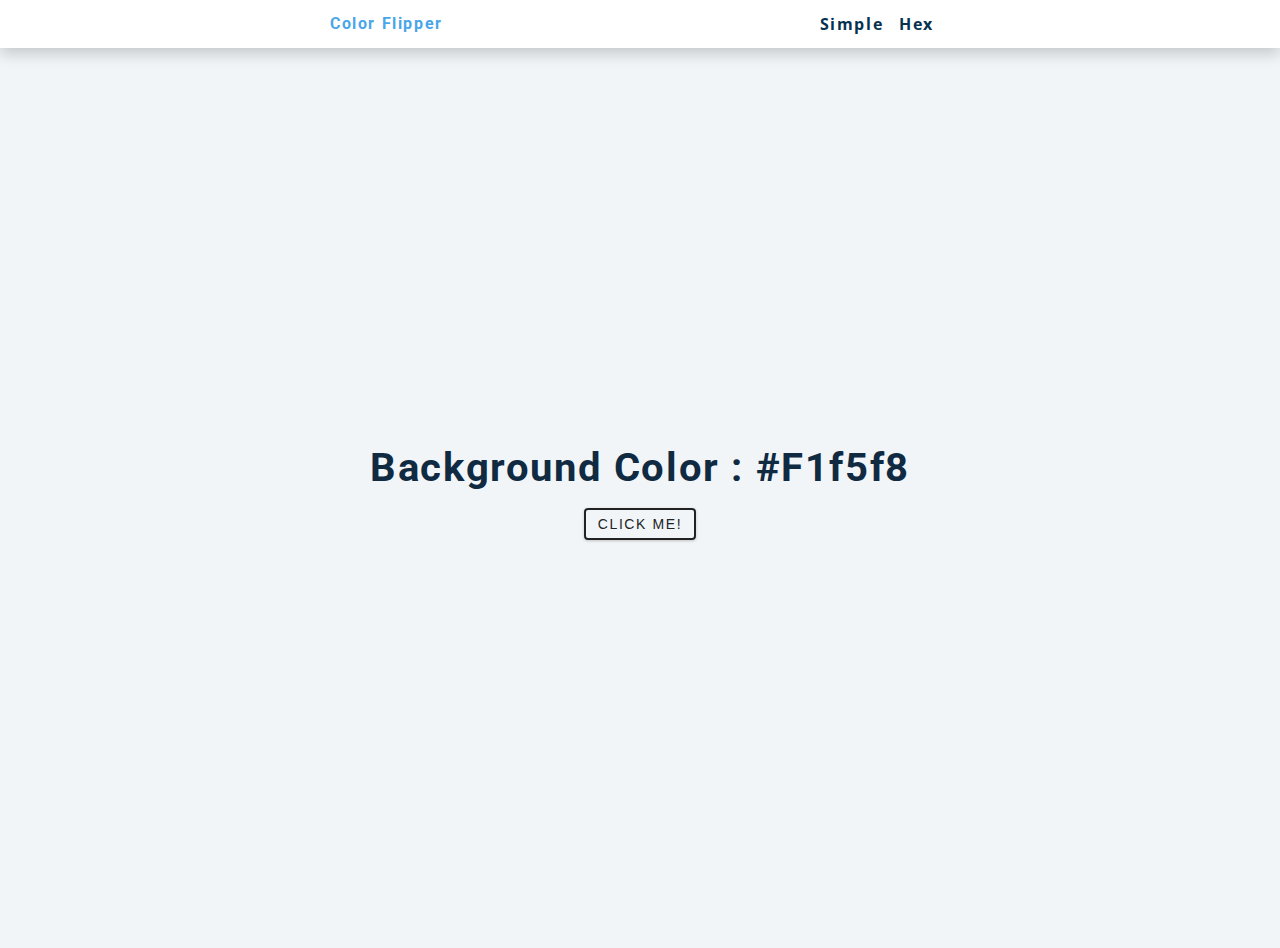
<file: color-flipper/index.html>
<!DOCTYPE html>
<html lang="en">

<head>
    <meta charset="UTF-8" />
    <meta name="viewport" content="width=device-width, initial-scale=1.0" />
    <title>Counter</title>

    <!-- styles -->
    <link rel="stylesheet" href="style.css" />
</head>

<body>
    <nav>
        <div class="nav-center">
            <h4>Color Flipper</h4>
            <ul class="nav-links">
                <li>
                    <a href="index.html">Simple</a>
                </li>
                <li><a href="hex.html">Hex</a></li>
            </ul>
        </div>
    </nav>
    <main>
        <div class="container">
            <h2>
                Background Color :
                <span class="color">
                    #f1f5f8
                </span>
            </h2>
            <button class="btn btn-hero" id="btn">Click Me!</button>
        </div>
    </main>
    <!-- javascript -->
    <script src="app.js"></script>
</body>

</html>
</file>
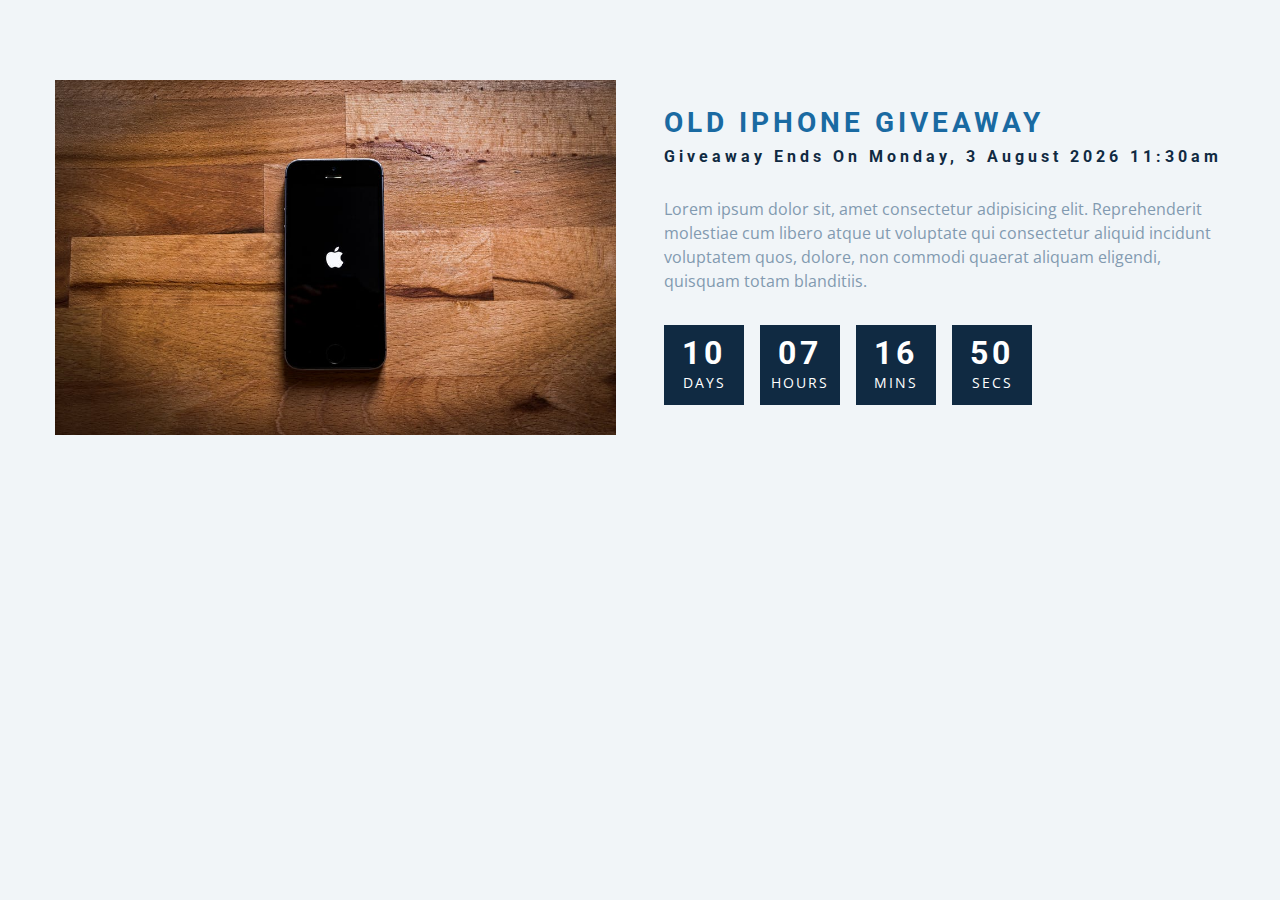
<file: coundown/index.html>
<!DOCTYPE html>
<html lang="en">
  <head>
    <meta charset="UTF-8" />
    <meta name="viewport" content="width=device-width, initial-scale=1.0" />
    <title>Countdown</title>

    <!-- styles -->
    <link rel="stylesheet" href="styles.css" />
  </head>
  <body>
    <section class="section-center">
      <!-- image -->
      <article class="gift-img">
        <img src="./gift.jpeg" alt="gift" />
      </article>
      <!-- info -->
      <article class="gift-info">
        <h3>old iphone giveaway</h3>
        <h4 class="giveaway">
          <!-- giveaway ends on Sunday, 24 April 2020, 8:00am -->
        </h4>
        <p>
          Lorem ipsum dolor sit, amet consectetur adipisicing elit.
          Reprehenderit molestiae cum libero atque ut voluptate qui consectetur
          aliquid incidunt voluptatem quos, dolore, non commodi quaerat aliquam
          eligendi, quisquam totam blanditiis.
        </p>
        <div class="deadline">
          <!-- days -->
          <div class="deadline-format">
            <div>
              <h4 class="days">34</h4>
              <span>days</span>
            </div>
          </div>
          <!-- end of days -->
          <!-- days -->
          <div class="deadline-format">
            <div>
              <h4 class="hours">34</h4>
              <span>hours</span>
            </div>
          </div>
          <!-- end of days -->
          <!-- minutes -->
          <div class="deadline-format">
            <div>
              <h4 class="minutes">34</h4>
              <span>mins</span>
            </div>
          </div>
          <!-- end of days -->
          <!-- minutes -->
          <div class="deadline-format">
            <div>
              <h4 class="seconds">34</h4>
              <span>secs</span>
            </div>
          </div>
          <!-- end of days -->
        </div>
      </article>
    </section>
    <!-- javascript -->
    <script src="app.js"></script>
  </body>
</html>
</file>
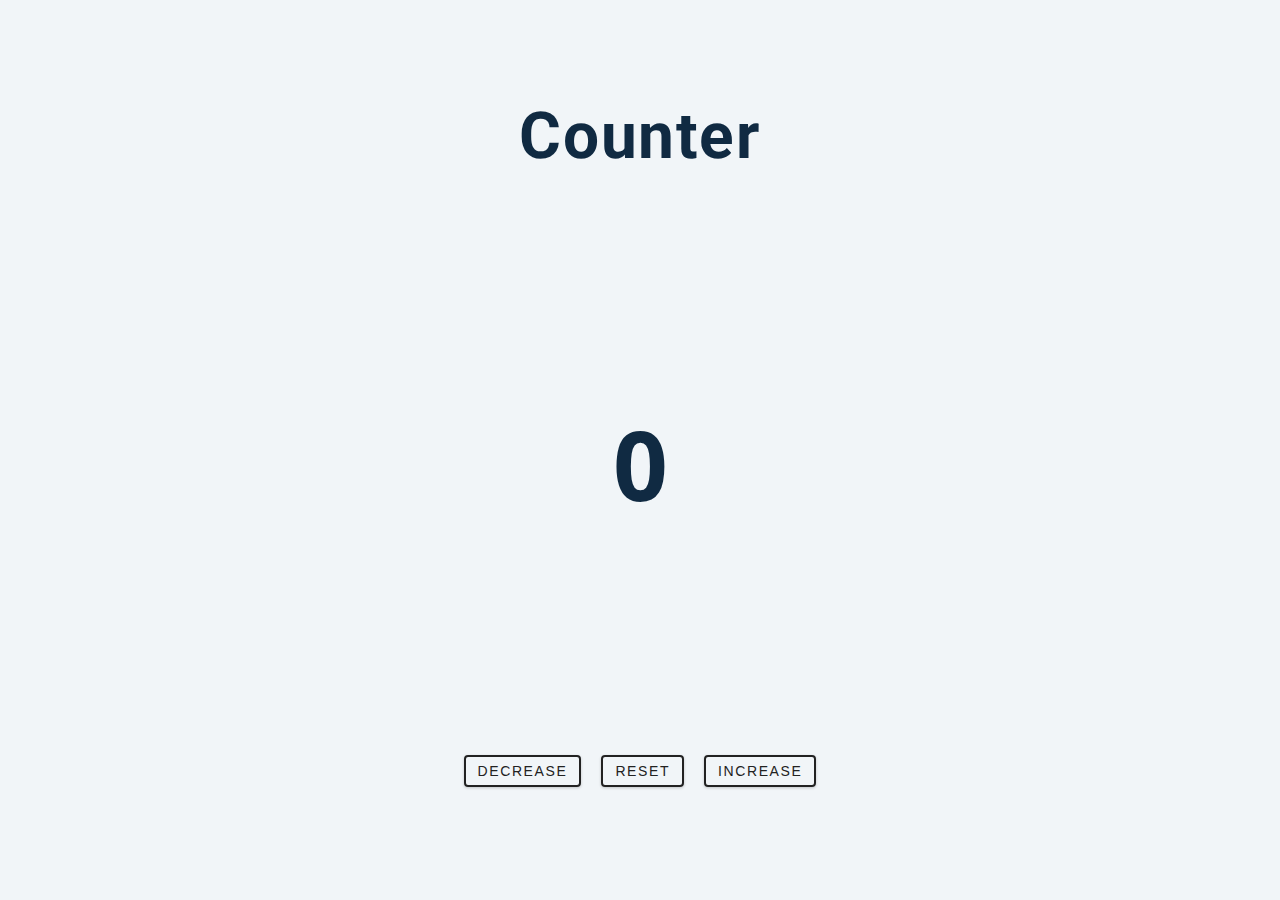
<file: Counter/index.html>
<!DOCTYPE html>
<html lang="en">

<head>
    <meta charset="UTF-8" />
    <meta name="viewport" content="width=device-width, initial-scale=1.0" />
    <title>Counter</title>

    <!-- styles -->
    <link rel="stylesheet" href="styles.css" />
</head>

<body>
    <main>
        <div class="container">
            <h1>counter</h1>
        </div>
        <span id="value">0</span>
        <div class="button-container">
            <button class="btn decrease">Decrease</button>
            <button class="btn reset">Reset</button>
            <button class="btn increase">Increase</button>
        </div>
    </main>
    <!-- javascript -->
    <script src="app.js"></script>
</body>

</html>
</file>
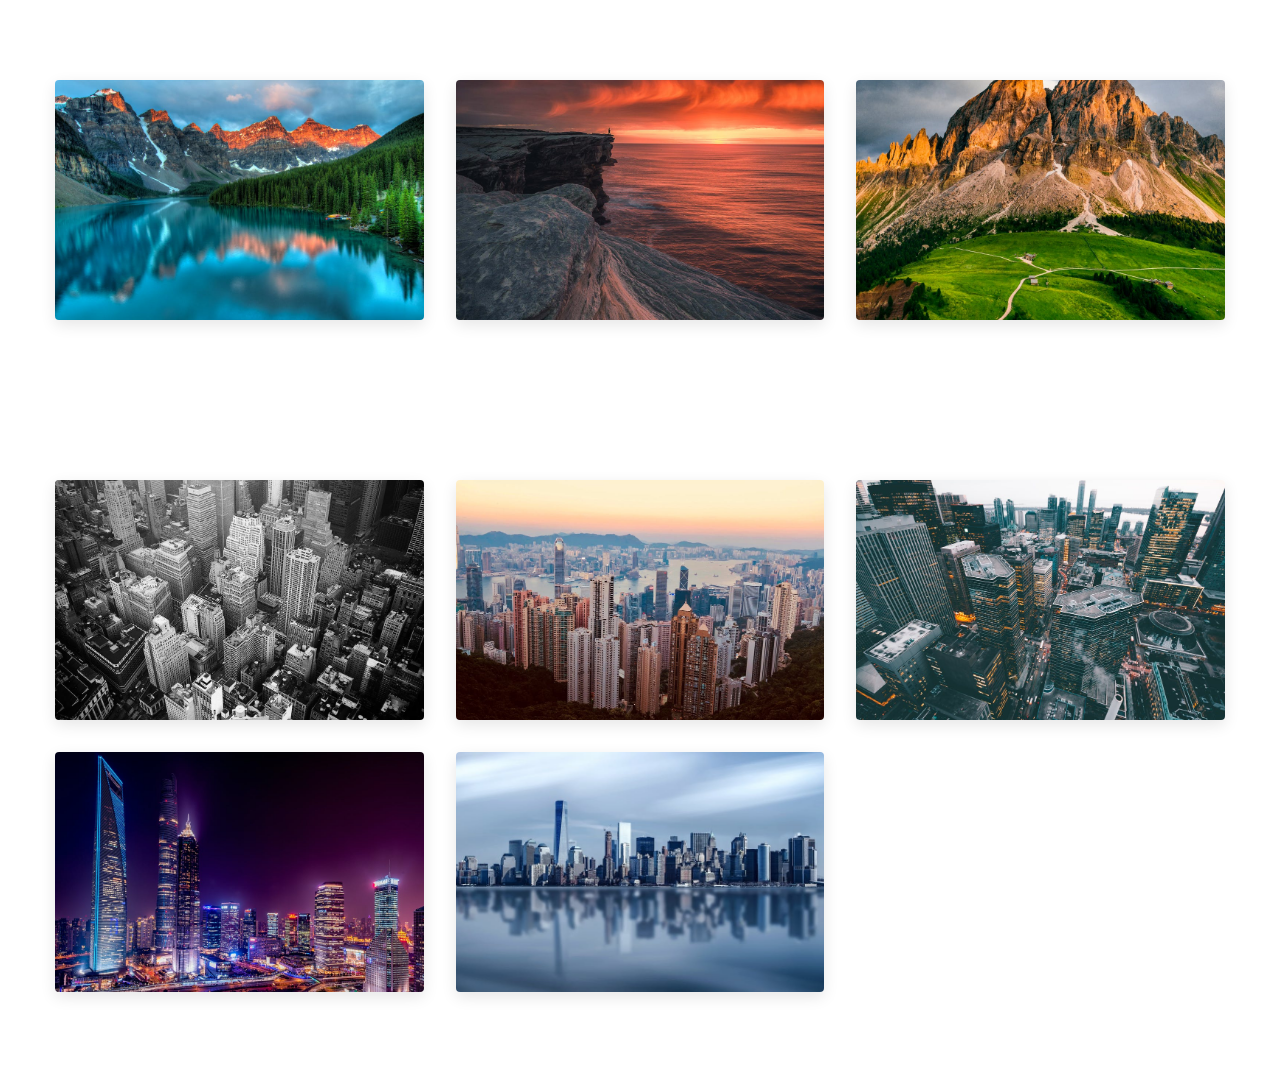
<file: gallery/index.html>
<!DOCTYPE html>
<html lang="en">
  <head>
    <meta charset="UTF-8" />
    <meta name="viewport" content="width=device-width, initial-scale=1.0" />
    <title>Gallery</title>
    <!-- font-awesome -->
    <link
      rel="stylesheet"
      href="https://cdnjs.cloudflare.com/ajax/libs/font-awesome/5.14.0/css/all.min.css"
    />
    <!-- styles -->
    <link rel="stylesheet" href="styles.css" />
  </head>
  <body>
    <!-- nature -->
    <section class="section nature">
      <img
        src="./images/nature-1.jpeg"
        title="nature-1"
        class="img"
        data-id="1"
        alt="nature-1"
      />
      <img
        src="./images/nature-2.jpeg"
        title="nature-2"
        class="img"
        data-id="2"
        alt="nature-2"
      />
      <img
        src="./images/nature-3.jpeg"
        title="nature-3"
        class="img"
        data-id="3"
        alt="nature-3"
      />
    </section>
    <!-- city -->
    <section class="section city">
      <img
        src="./images/city-1.jpeg"
        title="city-1"
        data-id="1"
        class="img"
        alt="city-1"
      />
      <img
        src="./images/city-2.jpeg"
        title="city-2"
        data-id="2"
        class="img"
        alt="city-2"
      />
      <img
        src="./images/city-3.jpeg"
        title="city-3"
        data-id="3"
        class="img"
        alt="city-3"
      />
      <img
        src="./images/city-4.jpeg"
        title="city-4"
        data-id="4"
        class="img"
        alt="city-4"
      />
      <img
        src="./images/city-5.jpeg"
        title="city-5"
        data-id="5"
        class="img"
        alt="city-5"
      />
    </section>

    <!-- modal -->
    <div class="modal">
      <button class="close-btn">
        <i class="fas fa-times"></i>
      </button>
      <div class="modal-content">
        <!-- prev next buttons -->
        <button class="prev-btn">
          <i class="fas fa-chevron-left"></i>
        </button>
        <button class="next-btn">
          <i class="fas fa-chevron-right"></i>
        </button>
        <!-- content -->
        <img src="./images/city-1.jpeg" class="main-img" alt="" />
        <h3 class="image-name">image name</h3>
        <div class="modal-images">
          <img
            src="./images/city-1.jpeg"
            title="city-1"
            id="1"
            class="modal-img"
            alt=""
          />
          <img
            src="./images/city-2.jpeg"
            title="city-2"
            id="2"
            class="modal-img selected"
            alt=""
          />
        </div>
      </div>
    </div>
    <script src="app-class.js"></script>
  </body>
</html>
</file>
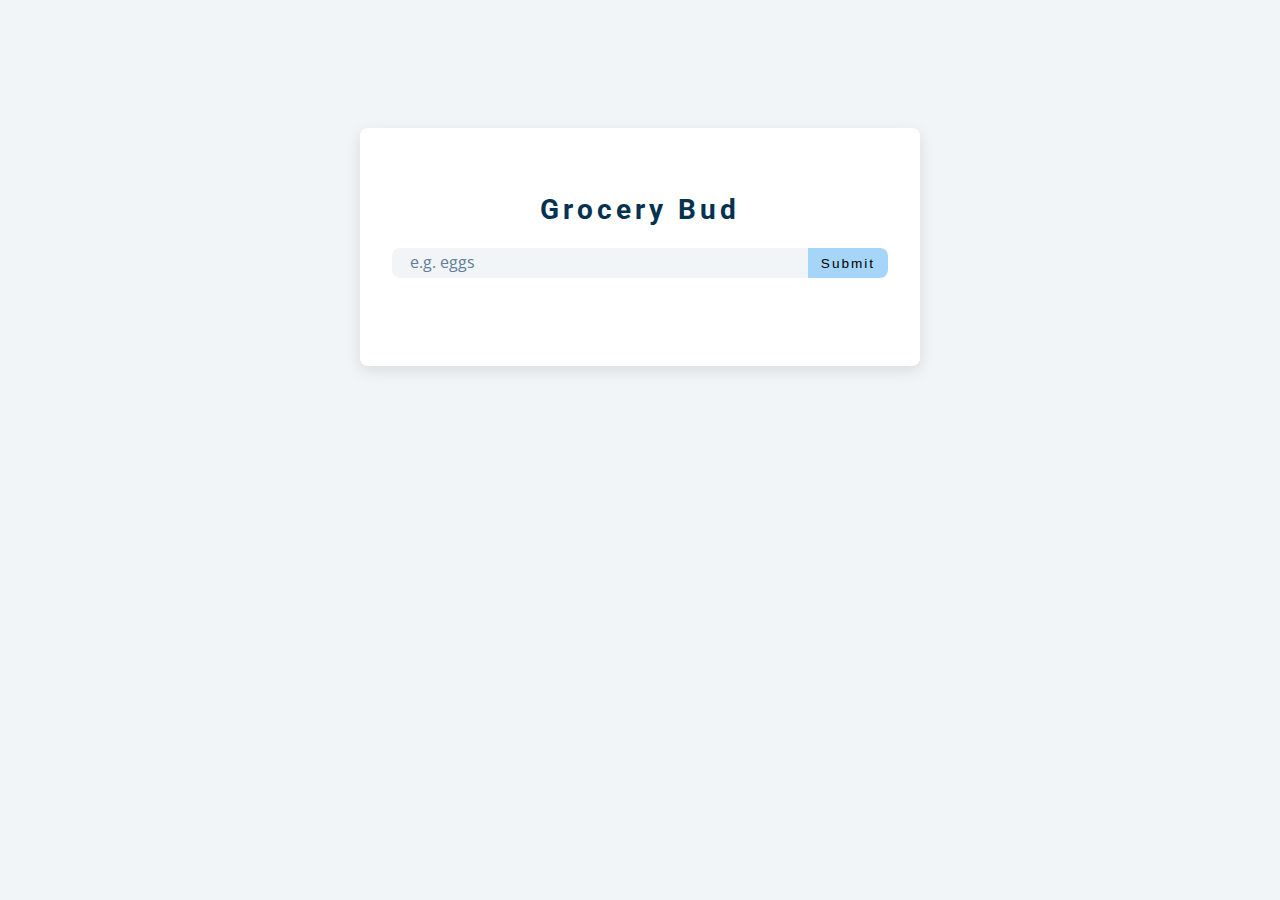
<file: grocery bud/index.html>
<!DOCTYPE html>
<html lang="en">
  <head>
    <meta charset="UTF-8" />
    <meta name="viewport" content="width=device-width, initial-scale=1.0" />
    <title>Grocery Bud</title>
    <!-- font-awesome -->
    <link
      rel="stylesheet"
      href="https://cdnjs.cloudflare.com/ajax/libs/font-awesome/5.14.0/css/all.min.css"
    />
    <!-- styles -->
    <link rel="stylesheet" href="styles.css" />
  </head>
  <body>
    <section class="section-center">
      <!-- form -->
      <form class="grocery-form">
        <p class="alert"></p>
        <h3>grocery bud</h3>
        <div class="form-control">
          <input type="text" id="grocery" placeholder="e.g. eggs" />
          <button type="submit" class="submit-btn">submit</button>
        </div>
      </form>
      <!-- list -->
      <div class="grocery-container">
        <div class="grocery-list"></div>
        <button class="clear-btn">clear items</button>
      </div>
    </section>
    <!-- javascript -->
    <script src="app.js"></script>
  </body>
</html>
</file>
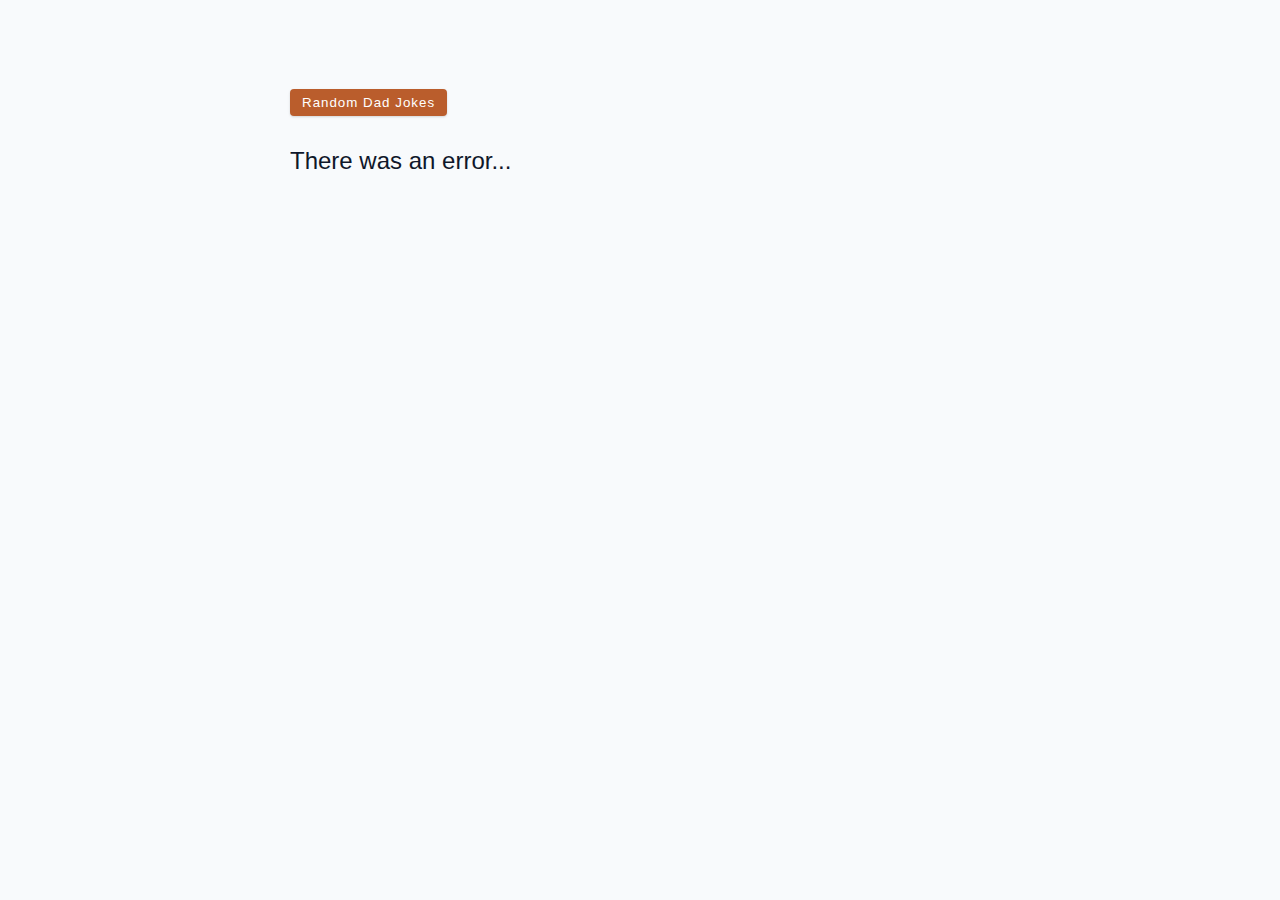
<file: jokes/index.html>
<!DOCTYPE html>
<html lang="en">
  <head>
    <meta charset="UTF-8" />
    <meta http-equiv="X-UA-Compatible" content="IE=edge" />
    <meta name="viewport" content="width=device-width, initial-scale=1.0" />
    <title>Dad Jokes</title>
    <link rel="stylesheet" href="./styles.css" />
  </head>
  <body>
    <div class="container">
      <button class="btn">random dad jokes</button>
      <p class="result">
        Lorem, ipsum dolor sit amet consectetur adipisicing elit. Exercitationem
        unde quibusdam quia ex asperiores consectetur quis maxime corporis
        suscipit expedita.
      </p>
    </div>
    <script src="./app.js"></script>
  </body>
</html>
</file>
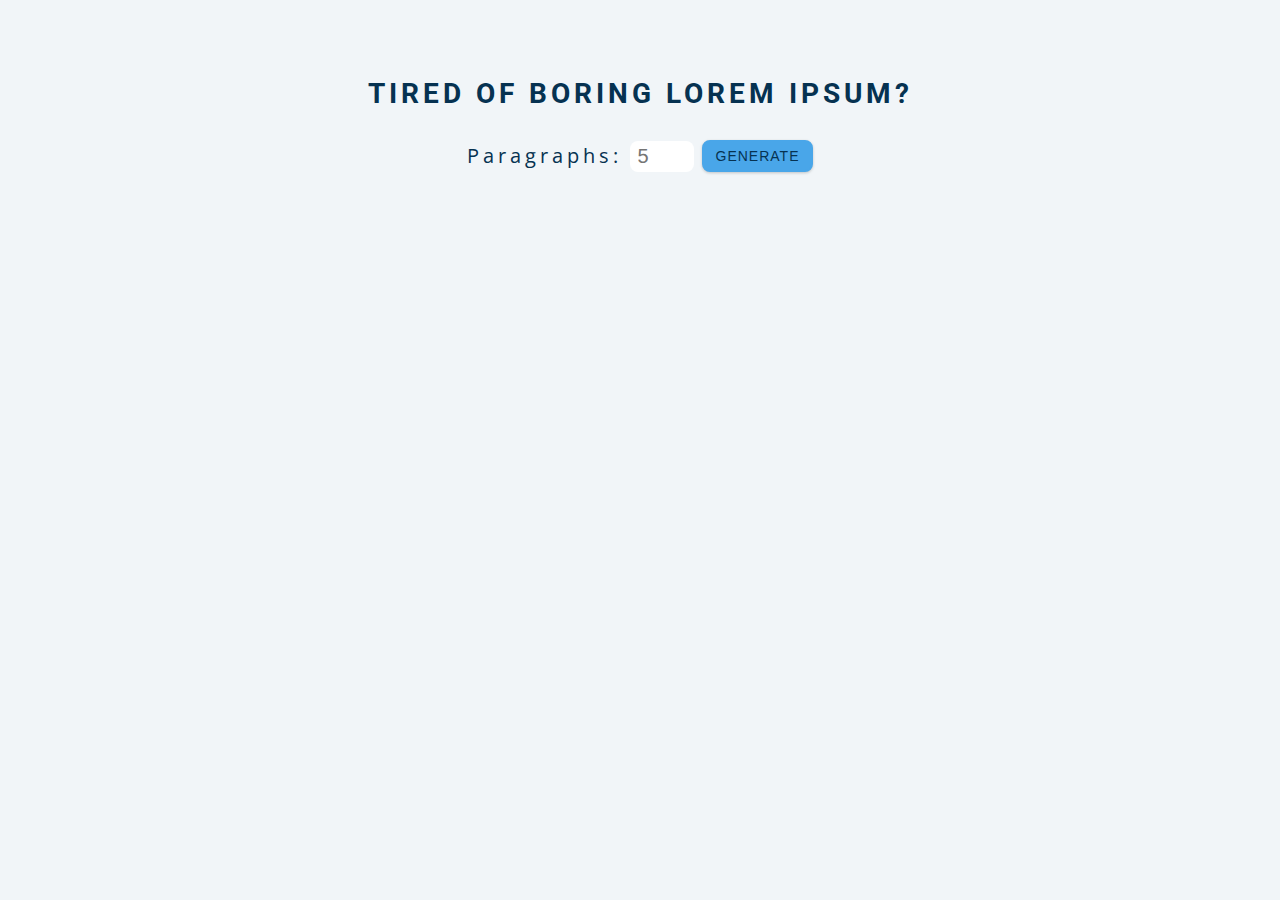
<file: lorem ipsum random para/index.html>
<!DOCTYPE html>
<html lang="en">
  <head>
    <meta charset="UTF-8" />
    <meta name="viewport" content="width=device-width, initial-scale=1.0" />
    <title>Lorem Ipsum</title>

    <!-- styles -->
    <link rel="stylesheet" href="styles.css" />
  </head>
  <body>
    <section class="section-center">
      <h3>tired of boring lorem ipsum?</h3>
      <form class="lorem-form">
        <label for="amount">paragraphs:</label>
        <input type="number"  name="amount" id="amount" placeholder="5">
        <button type="submit" class="btn">Generate</button>
      </form>
      <article class="lorem-text"></article>
    </section>
    <!-- javascript -->
    <script src="app.js"></script>
  </body>
</html>
</file>
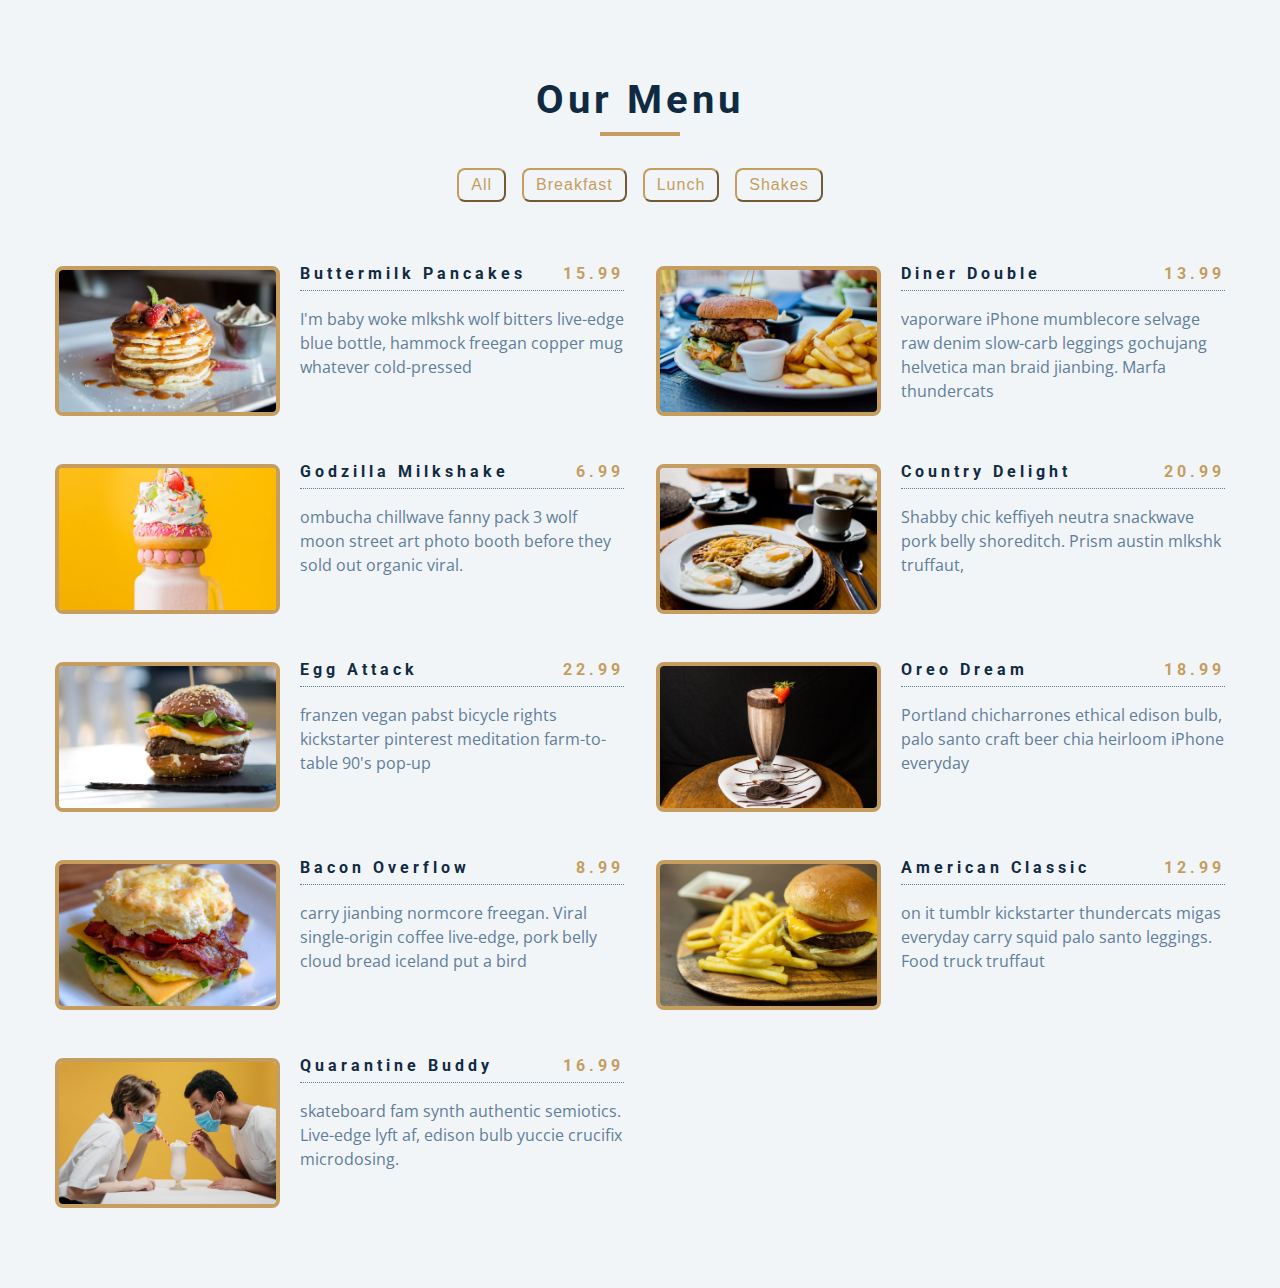
<file: Menu project/index.html>
<!DOCTYPE html>
<html lang="en">

<head>
  <meta charset="UTF-8" />
  <meta name="viewport" content="width=device-width, initial-scale=1.0" />
  <title>Starter</title>
  <!-- font-awesome -->
  <link rel="stylesheet" href="https://cdnjs.cloudflare.com/ajax/libs/font-awesome/5.14.0/css/all.min.css" />
  <!-- styles -->
  <link rel="stylesheet" href="styles.css" />
</head>

<body>
  <section class="menu">
    <!-- title -->
    <div class="title">
      <h2>Our Menu</h2>
      <div class="underline"></div>
    </div>
    <!-- filter buttons-->
     <div class="btn-container">
      <!-- <button class="filter-btn" type="button" data-id = "all">all</button>
      <button class="filter-btn" type="button" data-id = "breakfast" >breakfast</button>
      <button class="filter-btn" type="button" data-id = "lunch">lunch</button>
      <button class="filter-btn" type="button" data-id = "shakes">shakes</button> -->
     </div>
    <!-- menu items -->
    <div class="section-center">
      <!-- single item -->
      <!-- <article class="menu-item">
        <img src="menu-item.jpeg" alt="menu-item" class="photo">
        <div class="item-info">
          <header>
            <h4>Buttermilk Pancakes</h4>
            <h4 class="price">$15</h4>
          </header>
          <p class="item-text">
            Lorem, ipsum dolor sit amet consectetur adipisicing elit. Eos optio recusandae minima mollitia saepe dolorum vel sint adipisci quae libero!
          </p>

        </div>
      </article> -->
      <!-- end of single iten -->
    </div>
  </section>
  <!-- javascript -->
  <script src="app.js"></script>
</body>

</html>
</file>
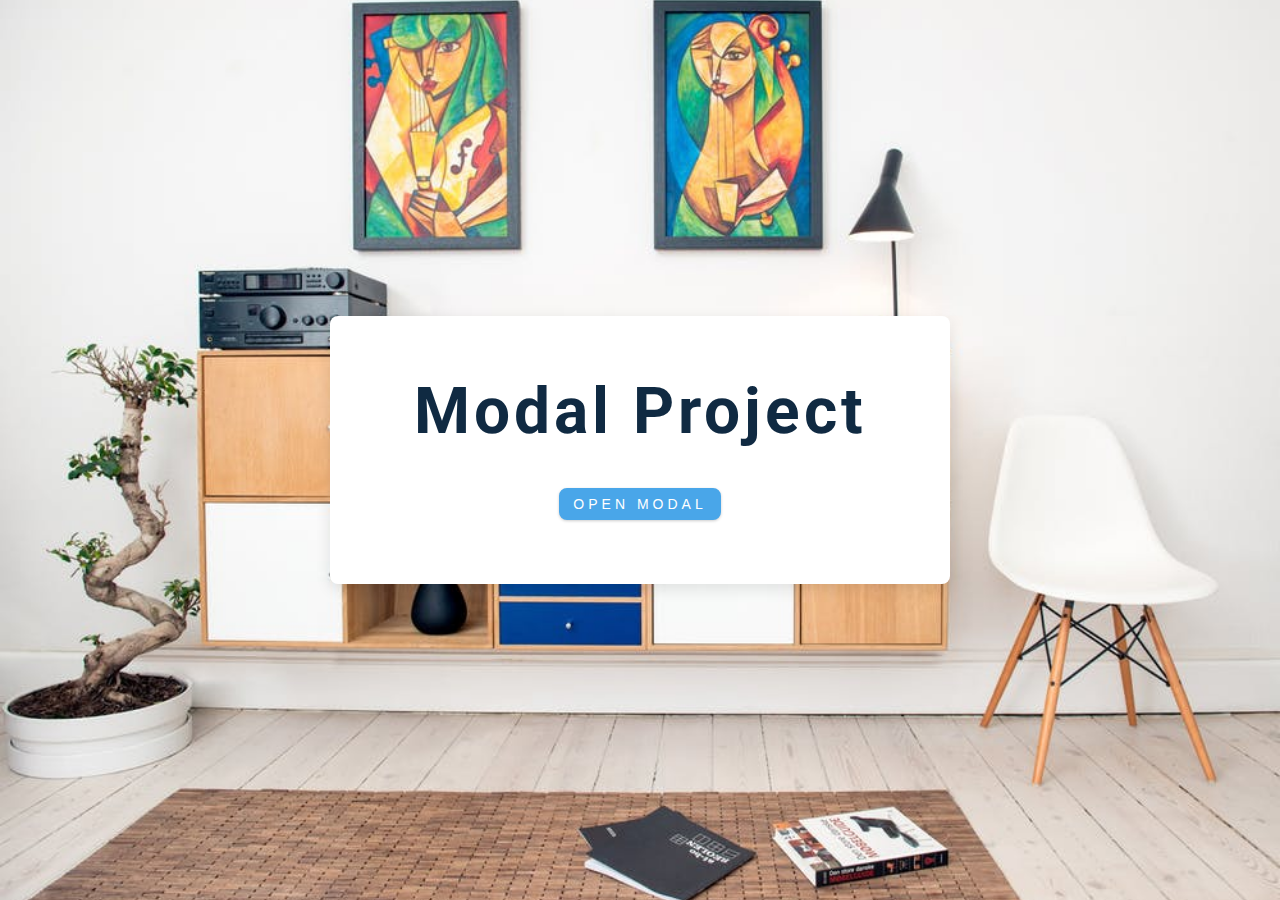
<file: modal/index.html>
<!DOCTYPE html>
<html lang="en">
  <head>
    <meta charset="UTF-8" />
    <meta name="viewport" content="width=device-width, initial-scale=1.0" />
    <title>Modal</title>
    <!-- font-awesome -->
    <link
      rel="stylesheet"
      href="https://cdnjs.cloudflare.com/ajax/libs/font-awesome/5.14.0/css/all.min.css"
    />
    <!-- styles -->
    <link rel="stylesheet" href="styles.css" />
  </head>
  <body>
    <!-- hero -->
     <header class="hero">
        <div class="banner">
            <h1>Modal Project</h1>
            <button class = "btn modal-btn">
                OPEN MODAL
            </button>
        </div>
     </header>
     <!-- end of hero -->
      <!-- modal -->
       <div class="modal-overlay">
        <div class="modal-container">
            <h3>Modal Content</h3>
            <p>Hii This contents the modal information.</p>
            <button class="close-btn">
                <i class="fas fa-times"></i>
            </button>
        </div>
       </div>
    <!-- javascript -->
    <script src="app.js"></script>
  </body>
</html>
</file>
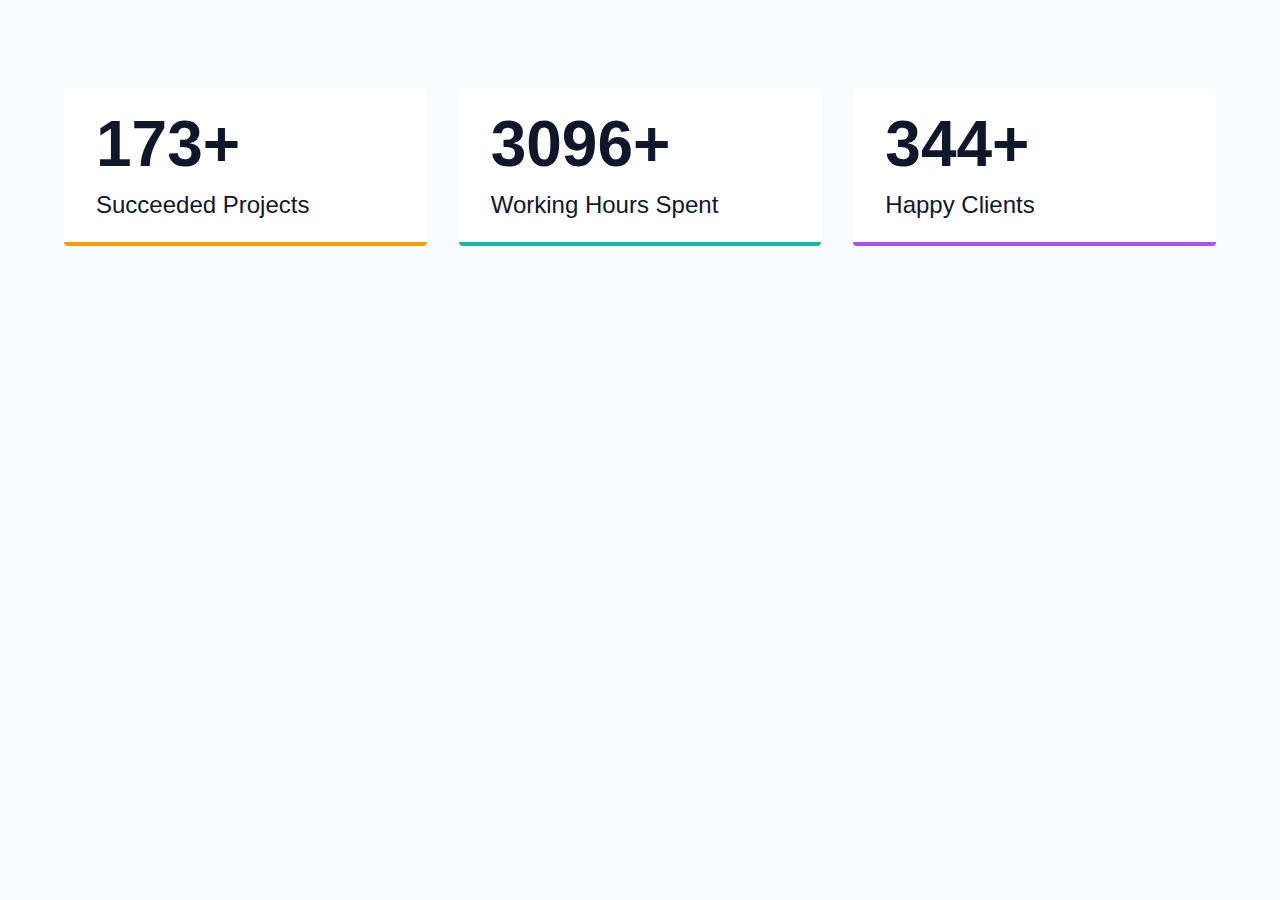
<file: numbers/index.html>
<!DOCTYPE html>
<html lang="en">
  <head>
    <meta charset="UTF-8" />
    <meta http-equiv="X-UA-Compatible" content="IE=edge" />
    <meta name="viewport" content="width=device-width, initial-scale=1.0" />
    <title>Numbers Starter</title>
    <link rel="stylesheet" href="./styles.css" />
  </head>
  <body>
    <section>
      <!-- single number -->
      <article>
        <span class="number" data-value="500">0</span>
        <p>Succeeded Projects</p>
      </article>
      <!-- end of single number -->
      <!-- single number -->
      <article>
        <span class="number" data-value="17140">0</span>
        <p>Working Hours Spent</p>
      </article>
      <!-- end of single number -->
      <!-- single number -->
      <article>
        <span class="number" data-value="1500">0</span>
        <p>Happy Clients</p>
      </article>
      <!-- end of single number -->
    </section>
    <script src="./app.js"></script>
  </body>
</html>
</file>
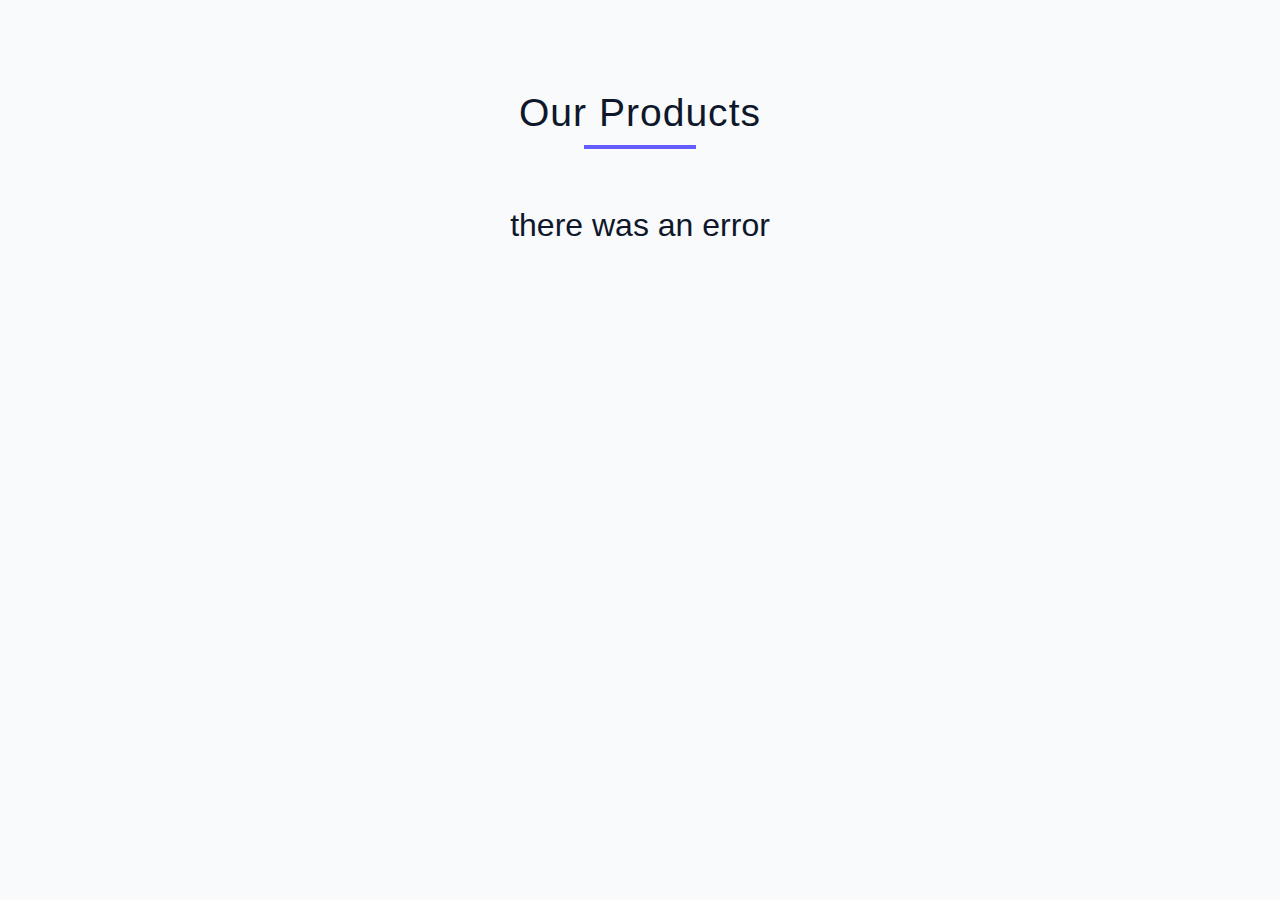
<file: products/index.html>
<!DOCTYPE html>
<html lang="en">
  <head>
    <meta charset="UTF-8" />
    <meta http-equiv="X-UA-Compatible" content="IE=edge" />
    <meta name="viewport" content="width=device-width, initial-scale=1.0" />
    <title>Products Complete</title>
    <link rel="stylesheet" href="./styles.css" />
  </head>
  <body>
    <section class="products">
      <!-- title -->
      <div class="title">
        <h2>our products</h2>
        <div class="title-underline"></div>
      </div>
      <!-- products -->
      <div class="products-center"></div>
    </section>
    <script src="./app.js"></script>
  </body>
</html>
</file>
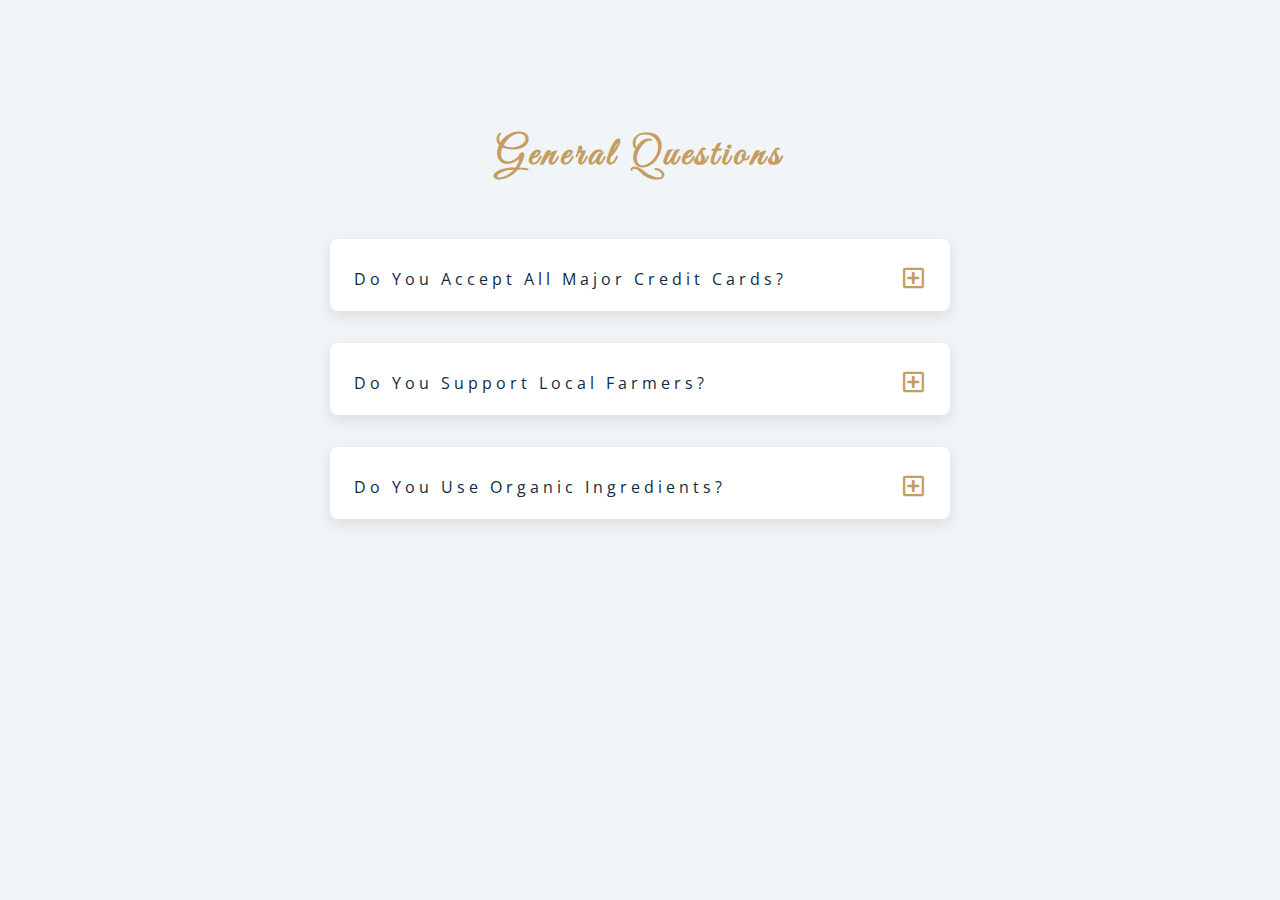
<file: Question project/index.html>
<!DOCTYPE html>
<html lang="en">

<head>
    <meta charset="UTF-8" />
    <meta name="viewport" content="width=device-width, initial-scale=1.0" />
    <title>Q & A</title>
    <!-- font-awesome -->
    <link rel="stylesheet" href="https://cdnjs.cloudflare.com/ajax/libs/font-awesome/5.14.0/css/all.min.css" />
    <!-- extra fonts -->
    <link href="https://fonts.googleapis.com/css?family=Great+Vibes&display=swap" rel="stylesheet" />
    <!-- styles -->
    <link rel="stylesheet" href="styles.css" />
</head>

<body>
    <section class="questions">
        <!-- title -->
        <div class="title">
            <h2>General Questions</h2>
        </div>
        <!-- questions -->
        <div class="section-center">
            <!-- single question -->
            <article class="question">
                <!-- question title -->
                <div class="question-title">
                    <p>Do you accept all major credit cards?</p>
                    <button type="button" class="question-btn">
                        <span class="plus-icon">
                            <i class="far fa-plus-square"></i>
                        </span>
                        <span class="minus-icon">
                            <i class="far fa-minus-square"></i>
                        </span>
                    </button>
                </div>
                <!-- question text -->
                 <div class="question-text">Lorem ipsum dolor sit, amet consectetur adipisicing elit. Corporis minima atque explicabo dignissimos praesentium voluptatum nostrum nulla quibusdam maxime laudantium!</div>
            </article>
            <!-- end single question -->
            <!-- single question -->
            <article class="question">
                <!-- question title -->
                <div class="question-title">
                    <p>Do you Support Local farmers?</p>
                    <button type="button" class="question-btn">
                        <span class="plus-icon">
                            <i class="far fa-plus-square"></i>
                        </span>
                        <span class="minus-icon">
                            <i class="far fa-minus-square"></i>
                        </span>
                    </button>
                </div>
                <!-- question text -->
                 <div class="question-text">Lorem ipsum dolor sit, amet consectetur adipisicing elit. Corporis minima atque explicabo dignissimos praesentium voluptatum nostrum nulla quibusdam maxime laudantium!</div>
            </article>
            <!-- end single question -->
            <!-- single question -->
            <article class="question">
                <!-- question title -->
                <div class="question-title">
                    <p>Do you use organic ingredients?</p>
                    <button type="button" class="question-btn">
                        <span class="plus-icon">
                            <i class="far fa-plus-square"></i>
                        </span>
                        <span class="minus-icon">
                            <i class="far fa-minus-square"></i>
                        </span>
                    </button>
                </div>
                <!-- question text -->
                 <div class="question-text">Lorem ipsum dolor sit, amet consectetur adipisicing elit. Corporis minima atque explicabo dignissimos praesentium voluptatum nostrum nulla quibusdam maxime laudantium!</div>
            </article>
            <!-- end single question -->
        </div>
    </section>
    <!-- javascript -->
    <script src="app.js"></script>
</body>

</html>
</file>
<file: color-flipper/style.css>
/*
=============== 
Fonts
===============
*/
@import url("https://fonts.googleapis.com/css?family=Open+Sans|Roboto:400,700&display=swap");

/*
=============== 
Variables
===============
*/

:root {
    /* dark shades of primary color*/
    --clr-primary-1: hsl(205, 86%, 17%);
    --clr-primary-2: hsl(205, 77%, 27%);
    --clr-primary-3: hsl(205, 72%, 37%);
    --clr-primary-4: hsl(205, 63%, 48%);
    /* primary/main color */
    --clr-primary-5: hsl(205, 78%, 60%);
    /* lighter shades of primary color */
    --clr-primary-6: hsl(205, 89%, 70%);
    --clr-primary-7: hsl(205, 90%, 76%);
    --clr-primary-8: hsl(205, 86%, 81%);
    --clr-primary-9: hsl(205, 90%, 88%);
    --clr-primary-10: hsl(205, 100%, 96%);
    /* darkest grey - used for headings */
    --clr-grey-1: hsl(209, 61%, 16%);
    --clr-grey-2: hsl(211, 39%, 23%);
    --clr-grey-3: hsl(209, 34%, 30%);
    --clr-grey-4: hsl(209, 28%, 39%);
    /* grey used for paragraphs */
    --clr-grey-5: hsl(210, 22%, 49%);
    --clr-grey-6: hsl(209, 23%, 60%);
    --clr-grey-7: hsl(211, 27%, 70%);
    --clr-grey-8: hsl(210, 31%, 80%);
    --clr-grey-9: hsl(212, 33%, 89%);
    --clr-grey-10: hsl(210, 36%, 96%);
    --clr-white: #fff;
    --clr-red-dark: hsl(360, 67%, 44%);
    --clr-red-light: hsl(360, 71%, 66%);
    --clr-green-dark: hsl(125, 67%, 44%);
    --clr-green-light: hsl(125, 71%, 66%);
    --clr-black: #222;
    --ff-primary: "Roboto", sans-serif;
    --ff-secondary: "Open Sans", sans-serif;
    --transition: all 0.3s linear;
    --spacing: 0.1rem;
    --radius: 0.25rem;
    --light-shadow: 0 5px 15px rgba(0, 0, 0, 0.1);
    --dark-shadow: 0 5px 15px rgba(0, 0, 0, 0.2);
    --max-width: 1170px;
    --fixed-width: 620px;
}

/*
=============== 
Global Styles
===============
*/

*,
::after,
::before {
    margin: 0;
    padding: 0;
    box-sizing: border-box;
}

body {
    font-family: var(--ff-secondary);
    background: var(--clr-grey-10);
    color: var(--clr-grey-1);
    line-height: 1.5;
    font-size: 0.875rem;
}

ul {
    list-style-type: none;
}

a {
    text-decoration: none;
}

h1,
h2,
h3,
h4 {
    letter-spacing: var(--spacing);
    text-transform: capitalize;
    line-height: 1.25;
    margin-bottom: 0.75rem;
    font-family: var(--ff-primary);
}

h1 {
    font-size: 3rem;
}

h2 {
    font-size: 2rem;
}

h3 {
    font-size: 1.25rem;
}

h4 {
    font-size: 0.875rem;
}

p {
    margin-bottom: 1.25rem;
    color: var(--clr-grey-5);
}

@media screen and (min-width: 800px) {
    h1 {
        font-size: 4rem;
    }

    h2 {
        font-size: 2.5rem;
    }

    h3 {
        font-size: 1.75rem;
    }

    h4 {
        font-size: 1rem;
    }

    body {
        font-size: 1rem;
    }

    h1,
    h2,
    h3,
    h4 {
        line-height: 1;
    }
}

/*  global classes */

/* section */
.section {
    padding: 5rem 0;
}

.section-center {
    width: 90vw;
    margin: 0 auto;
    max-width: 1170px;
}

nav {
    background: var(--clr-white);
    height: 3rem;
    display: grid;
    align-items: center;
    box-shadow: var(--dark-shadow);
}

.nav-center {
    width: 90vw;
    max-width: var(--fixed-width);
    margin: 0 auto;
    display: flex;
    align-items: center;
    justify-content: space-between;
}

.nav-center h4 {
    margin-bottom: 0;
    color: var(--clr-primary-5);
}

.nav-links {
    display: flex;
}

nav a {
    text-transform: capitalize;
    font-weight: 700;
    font-size: 1rem;
    color: var(--clr-primary-1);
    letter-spacing: var(--spacing);
    margin-right: 1rem;
}

nav a:hover {
    color: var(--clr-primary-5);
}

@media screen and (min-width: 992px) {
    .section-center {
        width: 95vw;
    }
}

main {
    min-height: 100vh;
    display: grid;
    place-items: center;
}

/*
=============== 
Counter
===============
*/

main {
    min-height: 100vh;
    display: grid;
    place-items: center;
}

.container {
    text-align: center;
}

#value {
    font-size: 6rem;
    font-weight: bold;
}

.btn {
    text-transform: uppercase;
    background: transparent;
    color: var(--clr-black);
    padding: 0.375rem 0.75rem;
    letter-spacing: var(--spacing);
    display: inline-block;
    transition: var(--transition);
    font-size: 0.875rem;
    border: 2px solid var(--clr-black);
    cursor: pointer;
    box-shadow: 0 1px 3px rgba(0, 0, 0, 0.2);
    border-radius: var(--radius);
    margin: 0.5rem;
}

.btn:hover {
    color: var(--clr-white);
    background: var(--clr-black);
}
</file>
<file: coundown/styles.css>
/*
=============== 
Fonts
===============
*/
@import url("https://fonts.googleapis.com/css?family=Open+Sans|Roboto:400,700&display=swap");

/*
=============== 
Variables
===============
*/

:root {
  /* dark shades of primary color*/
  --clr-primary-1: hsl(205, 86%, 17%);
  --clr-primary-2: hsl(205, 77%, 27%);
  --clr-primary-3: hsl(205, 72%, 37%);
  --clr-primary-4: hsl(205, 63%, 48%);
  /* primary/main color */
  --clr-primary-5: #49a6e9;
  /* lighter shades of primary color */
  --clr-primary-6: hsl(205, 89%, 70%);
  --clr-primary-7: hsl(205, 90%, 76%);
  --clr-primary-8: hsl(205, 86%, 81%);
  --clr-primary-9: hsl(205, 90%, 88%);
  --clr-primary-10: hsl(205, 100%, 96%);
  /* darkest grey - used for headings */
  --clr-grey-1: hsl(209, 61%, 16%);
  --clr-grey-2: hsl(211, 39%, 23%);
  --clr-grey-3: hsl(209, 34%, 30%);
  --clr-grey-4: hsl(209, 28%, 39%);
  /* grey used for paragraphs */
  --clr-grey-5: hsl(210, 22%, 49%);
  --clr-grey-6: hsl(209, 23%, 60%);
  --clr-grey-7: hsl(211, 27%, 70%);
  --clr-grey-8: hsl(210, 31%, 80%);
  --clr-grey-9: hsl(212, 33%, 89%);
  --clr-grey-10: hsl(210, 36%, 96%);
  --clr-white: #fff;
  --clr-red-dark: hsl(360, 67%, 44%);
  --clr-red-light: hsl(360, 71%, 66%);
  --clr-green-dark: hsl(125, 67%, 44%);
  --clr-green-light: hsl(125, 71%, 66%);
  --clr-black: #222;
  --clr-gold: #c59d5f;
  --ff-primary: "Roboto", sans-serif;
  --ff-secondary: "Open Sans", sans-serif;
  --transition: all 0.3s linear;
  --spacing: 0.25rem;
  --radius: 0.5rem;
  --light-shadow: 0 5px 15px rgba(0, 0, 0, 0.1);
  --dark-shadow: 0 5px 15px rgba(0, 0, 0, 0.2);
  --max-width: 1170px;
  --fixed-width: 620px;
}
/*
=============== 
Global Styles
===============
*/

*,
::after,
::before {
  margin: 0;
  padding: 0;
  box-sizing: border-box;
}
body {
  font-family: var(--ff-secondary);
  background: var(--clr-grey-10);
  color: var(--clr-grey-1);
  line-height: 1.5;
  font-size: 0.875rem;
}
ul {
  list-style-type: none;
}
a {
  text-decoration: none;
}
img:not(.logo) {
  width: 100%;
}
img {
  display: block;
}

h1,
h2,
h3,
h4 {
  letter-spacing: var(--spacing);
  text-transform: capitalize;
  line-height: 1.25;
  margin-bottom: 0.75rem;
  font-family: var(--ff-primary);
}
h1 {
  font-size: 3rem;
}
h2 {
  font-size: 2rem;
}
h3 {
  font-size: 1.25rem;
}
h4 {
  font-size: 0.875rem;
}
p {
  margin-bottom: 1.25rem;
  color: var(--clr-grey-5);
}
@media screen and (min-width: 800px) {
  h1 {
    font-size: 4rem;
  }
  h2 {
    font-size: 2.5rem;
  }
  h3 {
    font-size: 1.75rem;
  }
  h4 {
    font-size: 1rem;
  }
  body {
    font-size: 1rem;
  }
  h1,
  h2,
  h3,
  h4 {
    line-height: 1;
  }
}
/*  global classes */

.btn {
  text-transform: uppercase;
  background: transparent;
  color: var(--clr-black);
  padding: 0.375rem 0.75rem;
  letter-spacing: var(--spacing);
  display: inline-block;
  transition: var(--transition);
  font-size: 0.875rem;
  border: 2px solid var(--clr-black);
  cursor: pointer;
  box-shadow: 0 1px 3px rgba(0, 0, 0, 0.2);
  border-radius: var(--radius);
}
.btn:hover {
  color: var(--clr-white);
  background: var(--clr-black);
}
/* section */
.section {
  padding: 5rem 0;
}

.section-center {
  width: 90vw;
  margin: 5rem auto;
  max-width: 1170px;
}

main {
  min-height: 100vh;
  display: grid;
  place-items: center;
}
/*
=============== 
Countdown Timer
===============
*/
.gift-img {
  margin-bottom: 2rem;
}
.gift-info h3 {
  text-transform: uppercase;
  color: var(--clr-primary-3);
}
.gift-info p {
  color: var(--clr-grey-6);
}
.date {
  color: var(--clr-grey-5);
  font-size: 0.85rem;
}
@media screen and (min-width: 992px) {
  .section-center {
    display: grid;
    grid-template-columns: 1fr 1fr;
    place-items: center;
    gap: 3rem;
    width: 95vw;
  }
  .gift-img {
    margin-bottom: 0;
  }
}
.gift-info p {
  margin: 2rem 0;
}
.deadline {
  display: flex;
}
.deadline-format {
  background: var(--clr-grey-1);
  color: var(--clr-white);
  margin-right: 1rem;
  width: 5rem;
  height: 5rem;
  display: grid;
  place-items: center;
  text-align: center;
}
.deadline-format span {
  display: block;
  text-transform: uppercase;
  letter-spacing: 2px;
  font-size: 0.85rem;
}
.deadline h4:not(.expired) {
  font-size: 2rem;
  margin-bottom: 0.25rem;
  letter-spacing: var(--spacing);
}
</file>
<file: Counter/styles.css>
/*
=============== 
Fonts
===============
*/
@import url("https://fonts.googleapis.com/css?family=Open+Sans|Roboto:400,700&display=swap");

/*
=============== 
Variables
===============
*/

:root {
  /* dark shades of primary color*/
  --clr-primary-1: hsl(205, 86%, 17%);
  --clr-primary-2: hsl(205, 77%, 27%);
  --clr-primary-3: hsl(205, 72%, 37%);
  --clr-primary-4: hsl(205, 63%, 48%);
  /* primary/main color */
  --clr-primary-5: hsl(205, 78%, 60%);
  /* lighter shades of primary color */
  --clr-primary-6: hsl(205, 89%, 70%);
  --clr-primary-7: hsl(205, 90%, 76%);
  --clr-primary-8: hsl(205, 86%, 81%);
  --clr-primary-9: hsl(205, 90%, 88%);
  --clr-primary-10: hsl(205, 100%, 96%);
  /* darkest grey - used for headings */
  --clr-grey-1: hsl(209, 61%, 16%);
  --clr-grey-2: hsl(211, 39%, 23%);
  --clr-grey-3: hsl(209, 34%, 30%);
  --clr-grey-4: hsl(209, 28%, 39%);
  /* grey used for paragraphs */
  --clr-grey-5: hsl(210, 22%, 49%);
  --clr-grey-6: hsl(209, 23%, 60%);
  --clr-grey-7: hsl(211, 27%, 70%);
  --clr-grey-8: hsl(210, 31%, 80%);
  --clr-grey-9: hsl(212, 33%, 89%);
  --clr-grey-10: hsl(210, 36%, 96%);
  --clr-white: #fff;
  --clr-red-dark: hsl(360, 67%, 44%);
  --clr-red-light: hsl(360, 71%, 66%);
  --clr-green-dark: hsl(125, 67%, 44%);
  --clr-green-light: hsl(125, 71%, 66%);
  --clr-black: #222;
  --ff-primary: "Roboto", sans-serif;
  --ff-secondary: "Open Sans", sans-serif;
  --transition: all 0.3s linear;
  --spacing: 0.1rem;
  --radius: 0.25rem;
  --light-shadow: 0 5px 15px rgba(0, 0, 0, 0.1);
  --dark-shadow: 0 5px 15px rgba(0, 0, 0, 0.2);
  --max-width: 1170px;
  --fixed-width: 620px;
}
/*
=============== 
Global Styles
===============
*/

*,
::after,
::before {
  margin: 0;
  padding: 0;
  box-sizing: border-box;
}
body {
  font-family: var(--ff-secondary);
  background: var(--clr-grey-10);
  color: var(--clr-grey-1);
  line-height: 1.5;
  font-size: 0.875rem;
}
ul {
  list-style-type: none;
}
a {
  text-decoration: none;
}
h1,
h2,
h3,
h4 {
  letter-spacing: var(--spacing);
  text-transform: capitalize;
  line-height: 1.25;
  margin-bottom: 0.75rem;
  font-family: var(--ff-primary);
}
h1 {
  font-size: 3rem;
}
h2 {
  font-size: 2rem;
}
h3 {
  font-size: 1.25rem;
}
h4 {
  font-size: 0.875rem;
}
p {
  margin-bottom: 1.25rem;
  color: var(--clr-grey-5);
}
@media screen and (min-width: 800px) {
  h1 {
    font-size: 4rem;
  }
  h2 {
    font-size: 2.5rem;
  }
  h3 {
    font-size: 1.75rem;
  }
  h4 {
    font-size: 1rem;
  }
  body {
    font-size: 1rem;
  }
  h1,
  h2,
  h3,
  h4 {
    line-height: 1;
  }
}
/*  global classes */

/* section */
.section {
  padding: 5rem 0;
}

.section-center {
  width: 90vw;
  margin: 0 auto;
  max-width: 1170px;
}
@media screen and (min-width: 992px) {
  .section-center {
    width: 95vw;
  }
}
main {
  min-height: 100vh;
  display: grid;
  place-items: center;
}

/*
=============== 
Counter
===============
*/

main {
  min-height: 100vh;
  display: grid;
  place-items: center;
}
.container {
  text-align: center;
}
#value {
  font-size: 6rem;
  font-weight: bold;
}
.btn {
  text-transform: uppercase;
  background: transparent;
  color: var(--clr-black);
  padding: 0.375rem 0.75rem;
  letter-spacing: var(--spacing);
  display: inline-block;
  transition: var(--transition);
  font-size: 0.875rem;
  border: 2px solid var(--clr-black);
  cursor: pointer;
  box-shadow: 0 1px 3px rgba(0, 0, 0, 0.2);
  border-radius: var(--radius);
  margin: 0.5rem;
}
.btn:hover {
  color: var(--clr-white);
  background: var(--clr-black);
}
</file>
<file: gallery/styles.css>
/*
=============== 
Fonts
===============
*/
@import url('https://fonts.googleapis.com/css?family=Open+Sans|Roboto:400,700&display=swap');

/*
=============== 
Variables
===============
*/

:root {
  /* dark shades of primary color*/
  --clr-primary-1: hsl(205, 86%, 17%);
  --clr-primary-2: hsl(205, 77%, 27%);
  --clr-primary-3: hsl(205, 72%, 37%);
  --clr-primary-4: hsl(205, 63%, 48%);
  /* primary/main color */
  --clr-primary-5: hsl(205, 78%, 60%);
  /* lighter shades of primary color */
  --clr-primary-6: hsl(205, 89%, 70%);
  --clr-primary-7: hsl(205, 90%, 76%);
  --clr-primary-8: hsl(205, 86%, 81%);
  --clr-primary-9: hsl(205, 90%, 88%);
  --clr-primary-10: hsl(205, 100%, 96%);
  /* darkest grey - used for headings */
  --clr-grey-1: hsl(209, 61%, 16%);
  --clr-grey-2: hsl(211, 39%, 23%);
  --clr-grey-3: hsl(209, 34%, 30%);
  --clr-grey-4: hsl(209, 28%, 39%);
  /* grey used for paragraphs */
  --clr-grey-5: hsl(210, 22%, 49%);
  --clr-grey-6: hsl(209, 23%, 60%);
  --clr-grey-7: hsl(211, 27%, 70%);
  --clr-grey-8: hsl(210, 31%, 80%);
  --clr-grey-9: hsl(212, 33%, 89%);
  --clr-grey-10: hsl(210, 36%, 96%);
  --clr-white: #fff;
  --clr-red-dark: hsl(360, 67%, 44%);
  --clr-red-light: hsl(360, 71%, 66%);
  --clr-green-dark: hsl(125, 67%, 44%);
  --clr-green-light: hsl(125, 71%, 66%);
  --clr-black: #222;
  --ff-primary: 'Roboto', sans-serif;
  --ff-secondary: 'Open Sans', sans-serif;
  --transition: all 0.3s linear;
  --spacing: 0.1rem;
  --radius: 0.25rem;
  --light-shadow: 0 5px 15px rgba(0, 0, 0, 0.1);
  --dark-shadow: 0 5px 15px rgba(0, 0, 0, 0.4);
  --max-width: 1170px;
  --fixed-width: 620px;
}
/*
=============== 
Global Styles
===============
*/

*,
::after,
::before {
  margin: 0;
  padding: 0;
  box-sizing: border-box;
}
body {
  font-family: var(--ff-secondary);
  background: var(--clr-white);
  color: var(--clr-grey-1);
  line-height: 1.5;
  font-size: 0.875rem;
}
ul {
  list-style-type: none;
}
a {
  text-decoration: none;
}
h1,
h2,
h3,
h4 {
  letter-spacing: var(--spacing);
  text-transform: capitalize;
  line-height: 1.25;
  margin-bottom: 0.75rem;
  font-family: var(--ff-primary);
}
h1 {
  font-size: 3rem;
}
h2 {
  font-size: 2rem;
}
h3 {
  font-size: 1.25rem;
}
h4 {
  font-size: 0.875rem;
}
p {
  margin-bottom: 1.25rem;
  color: var(--clr-grey-5);
}
@media screen and (min-width: 800px) {
  h1 {
    font-size: 4rem;
  }
  h2 {
    font-size: 2.5rem;
  }
  h3 {
    font-size: 1.75rem;
  }
  h4 {
    font-size: 1rem;
  }
  body {
    font-size: 1rem;
  }
  h1,
  h2,
  h3,
  h4 {
    line-height: 1;
  }
}
/*  global classes */

/* section */
.section {
  padding: 5rem 0;
  width: 90vw;
  margin: 0 auto;
  max-width: 1170px;
  display: grid;
  gap: 2rem;
}
@media screen and (min-width: 768px) {
  .section {
    display: grid;
    grid-template-columns: 1fr 1fr;
  }
}
@media screen and (min-width: 992px) {
  .section {
    grid-template-columns: 1fr 1fr 1fr;
    width: 95vw;
  }
  .prev-btn {
    left: -4.5rem;
  }
  .next-btn {
    right: -4.5rem;
  }
}
.img {
  width: 100%;
  height: 100%;
  object-fit: cover;
  border-radius: var(--radius);
  cursor: pointer;
  transition: var(--transition);
  box-shadow: var(--light-shadow);
  height: 15rem;
}
.img:hover {
  box-shadow: var(--dark-shadow);
}

/*
=============== 
Modal
===============
*/

.modal {
  position: fixed;
  z-index: -1;
  left: 0;
  top: 0;
  width: 100%;
  height: 100%;
  background: rgb(0, 0, 0);
  transition: var(--transition);
  opacity: 0;
  min-height: 100vh;
  overflow: scroll;
}
.modal.open {
  opacity: 1;
  z-index: 999;
}
.close-btn {
  position: absolute;
  top: 1rem;
  right: 1rem;
  font-size: 3rem;
  color: var(--clr-white);
  background: transparent;
  border-color: transparent;
  cursor: pointer;
}
.next-btn,
.prev-btn {
  position: absolute;
  top: 10rem;
  transform: translateY(-50%);
  background: transparent;
  font-size: 2rem;
  color: var(--clr-white);
  border-color: transparent;
  cursor: pointer;
}
.prev-btn {
  left: -2.5rem;
}
.next-btn {
  right: -2.5rem;
}
@media screen and (min-width: 768px) {
  .prev-btn {
    left: -4rem;
  }
  .next-btn {
    right: -4rem;
  }
}

.modal-content {
  width: 80%;
  max-width: var(--max-width);
  margin: 0 auto;
  margin-top: 10rem;
  position: relative;
}
.main-img {
  width: 100%;
  height: 20rem;
  object-fit: cover;
  border-radius: var(--radius);
}
.image-name {
  text-align: center;
  margin: 1rem 0 3rem;
  color: var(--clr-white);
}
.modal-images {
  display: grid;
  grid-template-columns: repeat(5, 1fr);
}
.modal-img {
  width: 100%;
  height: 5rem;
  object-fit: cover;
  opacity: 0.5;
  transition: var(--transition);
  cursor: pointer;
}
.modal-img:hover {
  opacity: 1;
}
.modal-img.selected {
  opacity: 1;
}
</file>
<file: grocery bud/styles.css>
/*
=============== 
Fonts
===============
*/
@import url("https://fonts.googleapis.com/css?family=Open+Sans|Roboto:400,700&display=swap");

/*
=============== 
Variables
===============
*/

:root {
  /* dark shades of primary color*/
  --clr-primary-1: hsl(205, 86%, 17%);
  --clr-primary-2: hsl(205, 77%, 27%);
  --clr-primary-3: hsl(205, 72%, 37%);
  --clr-primary-4: hsl(205, 63%, 48%);
  /* primary/main color */
  --clr-primary-5: #49a6e9;
  /* lighter shades of primary color */
  --clr-primary-6: hsl(205, 89%, 70%);
  --clr-primary-7: hsl(205, 90%, 76%);
  --clr-primary-8: hsl(205, 86%, 81%);
  --clr-primary-9: hsl(205, 90%, 88%);
  --clr-primary-10: hsl(205, 100%, 96%);
  /* darkest grey - used for headings */
  --clr-grey-1: hsl(209, 61%, 16%);
  --clr-grey-2: hsl(211, 39%, 23%);
  --clr-grey-3: hsl(209, 34%, 30%);
  --clr-grey-4: hsl(209, 28%, 39%);
  /* grey used for paragraphs */
  --clr-grey-5: hsl(210, 22%, 49%);
  --clr-grey-6: hsl(209, 23%, 60%);
  --clr-grey-7: hsl(211, 27%, 70%);
  --clr-grey-8: hsl(210, 31%, 80%);
  --clr-grey-9: hsl(212, 33%, 89%);
  --clr-grey-10: hsl(210, 36%, 96%);
  --clr-white: #fff;
  --clr-red-dark: hsl(360, 67%, 44%);
  --clr-red-light: hsl(360, 71%, 66%);
  --clr-green-dark: hsl(125, 67%, 44%);
  --clr-green-light: hsl(125, 71%, 66%);
  --clr-black: #222;
  --ff-primary: "Roboto", sans-serif;
  --ff-secondary: "Open Sans", sans-serif;
  --transition: all 0.3s linear;
  --spacing: 0.25rem;
  --radius: 0.5rem;
  --light-shadow: 0 5px 15px rgba(0, 0, 0, 0.1);
  --dark-shadow: 0 5px 15px rgba(0, 0, 0, 0.2);
  --max-width: 1170px;
  --fixed-width: 620px;
}
/*
=============== 
Global Styles
===============
*/

*,
::after,
::before {
  margin: 0;
  padding: 0;
  box-sizing: border-box;
}
body {
  font-family: var(--ff-secondary);
  background: var(--clr-grey-10);
  color: var(--clr-grey-1);
  line-height: 1.5;
  font-size: 0.875rem;
}
ul {
  list-style-type: none;
}
a {
  text-decoration: none;
}
img:not(.logo) {
  width: 100%;
}
img {
  display: block;
}

h1,
h2,
h3,
h4 {
  letter-spacing: var(--spacing);
  text-transform: capitalize;
  line-height: 1.25;
  margin-bottom: 0.75rem;
  font-family: var(--ff-primary);
}
h1 {
  font-size: 3rem;
}
h2 {
  font-size: 2rem;
}
h3 {
  font-size: 1.25rem;
}
h4 {
  font-size: 0.875rem;
}
p {
  margin-bottom: 1.25rem;
  color: var(--clr-grey-5);
}
@media screen and (min-width: 800px) {
  h1 {
    font-size: 4rem;
  }
  h2 {
    font-size: 2.5rem;
  }
  h3 {
    font-size: 1.75rem;
  }
  h4 {
    font-size: 1rem;
  }
  body {
    font-size: 1rem;
  }
  h1,
  h2,
  h3,
  h4 {
    line-height: 1;
  }
}
/*  global classes */

.btn {
  text-transform: uppercase;
  background: transparent;
  color: var(--clr-black);
  padding: 0.375rem 0.75rem;
  letter-spacing: var(--spacing);
  display: inline-block;
  transition: var(--transition);
  font-size: 0.875rem;
  border: 2px solid var(--clr-black);
  cursor: pointer;
  box-shadow: 0 1px 3px rgba(0, 0, 0, 0.2);
  border-radius: var(--radius);
}
.btn:hover {
  color: var(--clr-white);
  background: var(--clr-black);
}
/* section */
.section {
  padding: 5rem 0;
}

.section-center {
  width: 90vw;
  margin: 0 auto;
  max-width: 35rem;
  margin-top: 8rem;
}
@media screen and (min-width: 992px) {
  .section-center {
    width: 95vw;
  }
}
main {
  min-height: 100vh;
  display: grid;
  place-items: center;
}
/*
=============== 
Grocery List
===============
*/
.section-center {
  background: var(--clr-white);
  border-radius: var(--radius);
  box-shadow: var(--light-shadow);
  transition: var(--transition);
  padding: 2rem;
}
.section-center:hover {
  box-shadow: var(--dark-shadow);
}
.alert {
  margin-bottom: 1rem;
  height: 1.25rem;
  display: grid;
  align-items: center;
  text-align: center;
  font-size: 0.7rem;
  border-radius: 0.25rem;
  letter-spacing: var(--spacing);
  text-transform: capitalize;
}
.alert-danger {
  color: #721c24;
  background: #f8d7da;
}
.alert-success {
  color: #155724;
  background: #d4edda;
}
.grocery-form h3 {
  color: var(--clr-primary-1);
  margin-bottom: 1.5rem;
  text-align: center;
}
.form-control {
  display: flex;
  justify-content: center;
}
#grocery {
  padding: 0.25rem;
  padding-left: 1rem;
  background: var(--clr-grey-10);
  border-top-left-radius: var(--radius);
  border-bottom-left-radius: var(--radius);
  border-color: transparent;
  font-size: 1rem;
  flex: 1 0 auto;
  color: var(--clr-grey-5);
}
#grocery::placeholder {
  font-family: var(--ff-secondary);
  color: var(--clr-grey-5);
}
.submit-btn {
  background: var(--clr-primary-8);
  border-color: transparent;
  flex: 0 0 5rem;
  display: grid;
  align-items: center;
  padding: 0.25rem;
  text-transform: capitalize;
  letter-spacing: 2px;
  border-top-right-radius: var(--radius);
  border-bottom-right-radius: var(--radius);
  cursor: pointer;
  content: var(--clr-primary-5);
  transition: var(--transition);
  font-size: 0.85rem;
}
.submit-btn:hover {
  background: var(--clr-primary-5);
  color: var(--clr-white);
}

.grocery-container {
  margin-top: 2rem;
  transition: var(--transition);
  visibility: hidden;
}
.show-container {
  visibility: visible;
}
.grocery-item {
  display: flex;
  align-items: center;
  justify-content: space-between;
  margin-bottom: 0.5rem;
  transition: var(--transition);
  padding: 0.25rem 1rem;
  border-radius: var(--radius);
  text-transform: capitalize;
}
.grocery-item:hover {
  color: var(--clr-grey-5);
  background: var(--clr-grey-10);
}
.grocery-item:hover .title {
  color: var(--clr-grey-5);
}
.title {
  margin-bottom: 0;
  color: var(--clr-grey-1);
  letter-spacing: 2px;
  transition: var(--transition);
}
.edit-btn,
.delete-btn {
  background: transparent;
  border-color: transparent;
  cursor: pointer;
  font-size: 0.7rem;
  margin: 0 0.15rem;
  transition: var(--transition);
}
.edit-btn {
  color: var(--clr-green-light);
}
.edit-btn:hover {
  color: var(--clr-green-dark);
}
.delete-btn {
  color: var(--clr-red-light);
}
.delete-btn:hover {
  color: var(--clr-red-dark);
}
.clear-btn {
  text-transform: capitalize;
  width: 10rem;
  height: 1.5rem;
  display: grid;
  align-items: center;
  background: transparent;
  border-color: transparent;
  color: var(--clr-red-light);
  margin: 0 auto;
  font-size: 0.85rem;
  letter-spacing: var(--spacing);
  cursor: pointer;
  transition: var(--transition);
  margin-top: 1.25rem;
}
.clear-btn:hover {
  color: var(--clr-red-dark);
}
</file>
<file: jokes/styles.css>
*,
::after,
::before {
  box-sizing: border-box;
}

:root {
  --primary-100: hsl(21, 94%, 87%);
  --primary-200: hsl(21, 80%, 74%);
  --primary-300: hsl(21, 65%, 59%);
  --primary-400: hsl(21, 57%, 50%);
  /* primary/main color */
  --primary-500: hsl(21, 62%, 45%);
  --primary-600: hsl(21, 77%, 34%);
  --primary-700: hsl(21, 81%, 29%);
  --primary-800: hsl(21, 84%, 25%);
  --primary-900: hsl(21, 91%, 17%);

  /* grey */
  --grey-50: #f8fafc;
  --grey-100: #f1f5f9;
  --grey-200: #e2e8f0;
  --grey-300: #cbd5e1;
  --grey-400: #94a3b8;
  --grey-500: #64748b;
  --grey-600: #475569;
  --grey-700: #334155;
  --grey-800: #1e293b;
  --grey-900: #0f172a;
  /* rest of the colors */
  --black: #222;
  --white: #fff;
  --red-light: #f8d7da;
  --red-dark: #842029;
  --green-light: #d1e7dd;
  --green-dark: #0f5132;

  --smallText: 0.7em;
  /* rest of the vars */
  --backgroundColor: var(--grey-50);
  --textColor: var(--grey-900);
  --borderRadius: 0.25rem;
  --letterSpacing: 1px;
  --transition: 0.3s ease-in-out all;
  --max-width: 1120px;
  --fixed-width: 600px;
  --fluid-width: 90vw;
  /* box shadow*/
  --shadow-1: 0 1px 3px 0 rgba(0, 0, 0, 0.1), 0 1px 2px 0 rgba(0, 0, 0, 0.06);
  --shadow-2: 0 4px 6px -1px rgba(0, 0, 0, 0.1),
    0 2px 4px -1px rgba(0, 0, 0, 0.06);
  --shadow-3: 0 10px 15px -3px rgba(0, 0, 0, 0.1),
    0 4px 6px -2px rgba(0, 0, 0, 0.05);
  --shadow-4: 0 20px 25px -5px rgba(0, 0, 0, 0.1),
    0 10px 10px -5px rgba(0, 0, 0, 0.04);
}

body {
  background: var(--backgroundColor);
  font-family: -apple-system, BlinkMacSystemFont, 'Segoe UI', Roboto, Oxygen,
    Ubuntu, Cantarell, 'Open Sans', 'Helvetica Neue', sans-serif;
  font-weight: 400;
  line-height: 1.75;
  color: var(--textColor);
}

p {
  margin-bottom: 1.5rem;
  max-width: 40em;
}

h1,
h2,
h3,
h4,
h5 {
  margin: 0;
  margin-bottom: 1.38rem;
  font-family: var(--headingFont);
  font-weight: 400;
  line-height: 1.3;
  text-transform: capitalize;
  letter-spacing: var(--letterSpacing);
}

h1 {
  margin-top: 0;
  font-size: 3.052rem;
}

h2 {
  font-size: 2.441rem;
}

h3 {
  font-size: 1.953rem;
}

h4 {
  font-size: 1.563rem;
}

h5 {
  font-size: 1.25rem;
}

small,
.text-small {
  font-size: var(--smallText);
}

a {
  text-decoration: none;
}
ul {
  list-style-type: none;
  padding: 0;
}

.img {
  width: 100%;
  display: block;
  object-fit: cover;
}
.btn {
  cursor: pointer;
  color: var(--white);
  background: var(--primary-500);
  border: transparent;
  border-radius: var(--borderRadius);
  letter-spacing: var(--letterSpacing);
  padding: 0.375rem 0.75rem;
  box-shadow: var(--shadow-1);
  transition: var(--transition);
  text-transform: capitalize;
  display: inline-block;
}
.btn:hover {
  background: var(--primary-700);
  box-shadow: var(--shadow-3);
}
/*
=============== 
Jokes
===============
*/

.container {
  width: 90vw;
  max-width: 700px;
  margin: 0 auto;
  padding-top: 5rem;
}

.result {
  font-size: 1.5rem;
}
</file>
<file: lorem ipsum random para/styles.css>
/*
=============== 
Fonts
===============
*/
@import url("https://fonts.googleapis.com/css?family=Open+Sans|Roboto:400,700&display=swap");

/*
=============== 
Variables
===============
*/

:root {
  /* dark shades of primary color*/
  --clr-primary-1: hsl(205, 86%, 17%);
  --clr-primary-2: hsl(205, 77%, 27%);
  --clr-primary-3: hsl(205, 72%, 37%);
  --clr-primary-4: hsl(205, 63%, 48%);
  /* primary/main color */
  --clr-primary-5: #49a6e9;
  /* lighter shades of primary color */
  --clr-primary-6: hsl(205, 89%, 70%);
  --clr-primary-7: hsl(205, 90%, 76%);
  --clr-primary-8: hsl(205, 86%, 81%);
  --clr-primary-9: hsl(205, 90%, 88%);
  --clr-primary-10: hsl(205, 100%, 96%);
  /* darkest grey - used for headings */
  --clr-grey-1: hsl(209, 61%, 16%);
  --clr-grey-2: hsl(211, 39%, 23%);
  --clr-grey-3: hsl(209, 34%, 30%);
  --clr-grey-4: hsl(209, 28%, 39%);
  /* grey used for paragraphs */
  --clr-grey-5: hsl(210, 22%, 49%);
  --clr-grey-6: hsl(209, 23%, 60%);
  --clr-grey-7: hsl(211, 27%, 70%);
  --clr-grey-8: hsl(210, 31%, 80%);
  --clr-grey-9: hsl(212, 33%, 89%);
  --clr-grey-10: hsl(210, 36%, 96%);
  --clr-white: #fff;
  --clr-red-dark: hsl(360, 67%, 44%);
  --clr-red-light: hsl(360, 71%, 66%);
  --clr-green-dark: hsl(125, 67%, 44%);
  --clr-green-light: hsl(125, 71%, 66%);
  --clr-black: #222;
  --ff-primary: "Roboto", sans-serif;
  --ff-secondary: "Open Sans", sans-serif;
  --transition: all 0.3s linear;
  --spacing: 0.25rem;
  --radius: 0.5rem;
  --light-shadow: 0 5px 15px rgba(0, 0, 0, 0.1);
  --dark-shadow: 0 5px 15px rgba(0, 0, 0, 0.2);
  --max-width: 1170px;
  --fixed-width: 620px;
}
/*
=============== 
Global Styles
===============
*/

*,
::after,
::before {
  margin: 0;
  padding: 0;
  box-sizing: border-box;
}
body {
  font-family: var(--ff-secondary);
  background: var(--clr-grey-10);
  color: var(--clr-grey-1);
  line-height: 1.5;
  font-size: 0.875rem;
}
ul {
  list-style-type: none;
}
a {
  text-decoration: none;
}
img:not(.logo) {
  width: 100%;
}
img {
  display: block;
}

h1,
h2,
h3,
h4 {
  letter-spacing: var(--spacing);
  text-transform: capitalize;
  line-height: 1.25;
  margin-bottom: 0.75rem;
  font-family: var(--ff-primary);
}
h1 {
  font-size: 3rem;
}
h2 {
  font-size: 2rem;
}
h3 {
  font-size: 1.25rem;
}
h4 {
  font-size: 0.875rem;
}
p {
  margin-bottom: 1.25rem;
  color: var(--clr-grey-5);
}
@media screen and (min-width: 800px) {
  h1 {
    font-size: 4rem;
  }
  h2 {
    font-size: 2.5rem;
  }
  h3 {
    font-size: 1.75rem;
  }
  h4 {
    font-size: 1rem;
  }
  body {
    font-size: 1rem;
  }
  h1,
  h2,
  h3,
  h4 {
    line-height: 1;
  }
}
/*  global classes */

.btn {
  text-transform: uppercase;
  background: var(--clr-primary-5);
  color: var(--clr-primary-1);
  padding: 0.375rem 0.75rem;
  letter-spacing: 1px;
  display: inline-block;
  transition: var(--transition);
  font-size: 0.875rem;
  border: 2px solid var(--clr-primary-5);
  cursor: pointer;
  box-shadow: 0 1px 3px rgba(0, 0, 0, 0.2);
  border-radius: var(--radius);
}
.btn:hover {
  color: var(--clr-primary-5);
  background: var(--clr-primary-8);
  border-color: var(--clr-primary-8);
}
/* section */
.section {
  padding: 5rem 0;
}

.section-center {
  width: 90vw;
  margin: 0 auto;
  max-width: 40rem;
  margin-top: 5rem;
  text-align: center;
}
@media screen and (min-width: 992px) {
  .section-center {
    width: 95vw;
  }
}
main {
  min-height: 100vh;
  display: grid;
  place-items: center;
}
/*
=============== 
Lorem Ipsum
===============
*/
h3 {
  text-transform: uppercase;
  color: var(--clr-primary-1);
}
.lorem-form {
  text-transform: capitalize;
  letter-spacing: var(--spacing);
  margin-top: 2rem;
  margin-bottom: 4rem;
  display: flex;
  justify-content: center;
  align-items: center;
}
label {
  font-size: 1.25rem;
  color: var(--clr-primary-1);
}
input {
  padding: 0.25rem 0.5rem;

  width: 4rem;
  border-radius: var(--radius);
  border: none;
  margin: 0 0.5rem;
  font-size: 1.25rem;
}
button {
  background: var(--clr-primary-10);
}
.result {
  margin-bottom: 2rem;
}
</file>
<file: Menu project/styles.css>
/*
=============== 
Fonts
===============
*/
@import url("https://fonts.googleapis.com/css?family=Open+Sans|Roboto:400,700&display=swap");

/*
=============== 
Variables
===============
*/

:root {
  /* dark shades of primary color*/
  --clr-primary-1: hsl(205, 86%, 17%);
  --clr-primary-2: hsl(205, 77%, 27%);
  --clr-primary-3: hsl(205, 72%, 37%);
  --clr-primary-4: hsl(205, 63%, 48%);
  /* primary/main color */
  --clr-primary-5: #49a6e9;
  /* lighter shades of primary color */
  --clr-primary-6: hsl(205, 89%, 70%);
  --clr-primary-7: hsl(205, 90%, 76%);
  --clr-primary-8: hsl(205, 86%, 81%);
  --clr-primary-9: hsl(205, 90%, 88%);
  --clr-primary-10: hsl(205, 100%, 96%);
  /* darkest grey - used for headings */
  --clr-grey-1: hsl(209, 61%, 16%);
  --clr-grey-2: hsl(211, 39%, 23%);
  --clr-grey-3: hsl(209, 34%, 30%);
  --clr-grey-4: hsl(209, 28%, 39%);
  /* grey used for paragraphs */
  --clr-grey-5: hsl(210, 22%, 49%);
  --clr-grey-6: hsl(209, 23%, 60%);
  --clr-grey-7: hsl(211, 27%, 70%);
  --clr-grey-8: hsl(210, 31%, 80%);
  --clr-grey-9: hsl(212, 33%, 89%);
  --clr-grey-10: hsl(210, 36%, 96%);
  --clr-white: #fff;
  --clr-red-dark: hsl(360, 67%, 44%);
  --clr-red-light: hsl(360, 71%, 66%);
  --clr-green-dark: hsl(125, 67%, 44%);
  --clr-green-light: hsl(125, 71%, 66%);
  --clr-gold: #c59d5f;
  --clr-black: #222;
  --ff-primary: "Roboto", sans-serif;
  --ff-secondary: "Open Sans", sans-serif;
  --transition: all 0.3s linear;
  --spacing: 0.25rem;
  --radius: 0.5rem;
  --light-shadow: 0 5px 15px rgba(0, 0, 0, 0.1);
  --dark-shadow: 0 5px 15px rgba(0, 0, 0, 0.2);
  --max-width: 1170px;
  --fixed-width: 620px;
}
/*
=============== 
Global Styles
===============
*/

*,
::after,
::before {
  margin: 0;
  padding: 0;
  box-sizing: border-box;
}
body {
  font-family: var(--ff-secondary);
  background: var(--clr-grey-10);
  color: var(--clr-grey-1);
  line-height: 1.5;
  font-size: 0.875rem;
}
ul {
  list-style-type: none;
}
a {
  text-decoration: none;
}
img:not(.logo) {
  width: 100%;
}
img {
  display: block;
}

h1,
h2,
h3,
h4 {
  letter-spacing: var(--spacing);
  text-transform: capitalize;
  line-height: 1.25;
  margin-bottom: 0.75rem;
  font-family: var(--ff-primary);
}
h1 {
  font-size: 3rem;
}
h2 {
  font-size: 2rem;
}
h3 {
  font-size: 1.25rem;
}
h4 {
  font-size: 0.875rem;
}
p {
  margin-bottom: 1.25rem;
  color: var(--clr-grey-5);
}
@media screen and (min-width: 800px) {
  h1 {
    font-size: 4rem;
  }
  h2 {
    font-size: 2.5rem;
  }
  h3 {
    font-size: 1.75rem;
  }
  h4 {
    font-size: 1rem;
  }
  body {
    font-size: 1rem;
  }
  h1,
  h2,
  h3,
  h4 {
    line-height: 1;
  }
}
/*  global classes */

.btn {
  text-transform: uppercase;
  background: transparent;
  color: var(--clr-black);
  padding: 0.375rem 0.75rem;
  letter-spacing: var(--spacing);
  display: inline-block;
  transition: var(--transition);
  font-size: 0.875rem;
  border: 2px solid var(--clr-black);
  cursor: pointer;
  box-shadow: 0 1px 3px rgba(0, 0, 0, 0.2);
  border-radius: var(--radius);
}
.btn:hover {
  color: var(--clr-white);
  background: var(--clr-black);
}
/* section */
.section {
  padding: 5rem 0;
}

main {
  min-height: 100vh;
  display: grid;
  place-items: center;
}
/*
=============== 
Menu
===============
*/

.menu {
  padding: 5rem 0;
}
.title {
  text-align: center;
  margin-bottom: 2rem;
}
.underline {
  width: 5rem;
  height: 0.25rem;
  background: var(--clr-gold);
  margin-left: auto;
  margin-right: auto;
}
.btn-container {
  margin-bottom: 4rem;
  display: flex;
  justify-content: center;
}
.filter-btn {
  background: transparent;
  border-color: var(--clr-gold);
  font-size: 1rem;
  text-transform: capitalize;
  margin: 0 0.5rem;
  letter-spacing: 1px;
  border-radius: var(--radius);
  padding: 0.375rem 0.75rem;
  color: var(--clr-gold);
  cursor: pointer;
  transition: var(--transition);
}
.filter-btn:hover {
  background: var(--clr-gold);
  color: var(--clr-white);
}
.section-center {
  width: 90vw;
  margin: 0 auto;
  max-width: 1170px;
  display: grid;
  gap: 3rem 2rem;
  justify-items: center;
}
.menu-item {
  display: grid;
  gap: 1rem 2rem;
  max-width: 25rem;
}
.photo {
  object-fit: cover;
  height: 200px;
  border: 0.25rem solid var(--clr-gold);
  border-radius: var(--radius);
}
.item-info header {
  display: flex;
  justify-content: space-between;
  border-bottom: 0.5px dotted var(--clr-grey-5);
}
.item-info h4 {
  margin-bottom: 0.5rem;
}
.price {
  color: var(--clr-gold);
}
.item-text {
  margin-bottom: 0;
  padding-top: 1rem;
}

@media screen and (min-width: 768px) {
  .menu-item {
    grid-template-columns: 225px 1fr;
    gap: 0 1.25rem;
    max-width: 40rem;
  }
  .photo {
    height: 175px;
  }
}
@media screen and (min-width: 1200px) {
  .section-center {
    width: 95vw;
    grid-template-columns: 1fr 1fr;
  }
  .photo {
    height: 150px;
  }
}
</file>
<file: modal/styles.css>
/*
=============== 
Fonts
===============
*/
@import url("https://fonts.googleapis.com/css?family=Open+Sans|Roboto:400,700&display=swap");

/*
=============== 
Variables
===============
*/

:root {
  /* dark shades of primary color*/
  --clr-primary-1: hsl(205, 86%, 17%);
  --clr-primary-2: hsl(205, 77%, 27%);
  --clr-primary-3: hsl(205, 72%, 37%);
  --clr-primary-4: hsl(205, 63%, 48%);
  /* primary/main color */
  --clr-primary-5: #49a6e9;
  /* --clr-primary-5: rgb(73, 166, 233); */
  /* lighter shades of primary color */
  --clr-primary-6: hsl(205, 89%, 70%);
  --clr-primary-7: hsl(205, 90%, 76%);
  --clr-primary-8: hsl(205, 86%, 81%);
  --clr-primary-9: hsl(205, 90%, 88%);
  --clr-primary-10: hsl(205, 100%, 96%);
  /* darkest grey - used for headings */
  --clr-grey-1: hsl(209, 61%, 16%);
  --clr-grey-2: hsl(211, 39%, 23%);
  --clr-grey-3: hsl(209, 34%, 30%);
  --clr-grey-4: hsl(209, 28%, 39%);
  /* grey used for paragraphs */
  --clr-grey-5: hsl(210, 22%, 49%);
  --clr-grey-6: hsl(209, 23%, 60%);
  --clr-grey-7: hsl(211, 27%, 70%);
  --clr-grey-8: hsl(210, 31%, 80%);
  --clr-grey-9: hsl(212, 33%, 89%);
  --clr-grey-10: hsl(210, 36%, 96%);
  --clr-white: #fff;
  --clr-red-dark: hsl(360, 67%, 44%);
  --clr-red-light: hsl(360, 71%, 66%);
  --clr-green-dark: hsl(125, 67%, 44%);
  --clr-green-light: hsl(125, 71%, 66%);
  --clr-black: #222;
  --ff-primary: "Roboto", sans-serif;
  --ff-secondary: "Open Sans", sans-serif;
  --transition: all 0.3s linear;
  --spacing: 0.25rem;
  --radius: 0.5rem;
  --light-shadow: 0 5px 15px rgba(0, 0, 0, 0.1);
  --dark-shadow: 0 5px 15px rgba(0, 0, 0, 0.2);
  --max-width: 1170px;
  --fixed-width: 620px;
}
/*
=============== 
Global Styles
===============
*/

*,
::after,
::before {
  margin: 0;
  padding: 0;
  box-sizing: border-box;
}
body {
  font-family: var(--ff-secondary);
  background: var(--clr-grey-10);
  color: var(--clr-grey-1);
  line-height: 1.5;
  font-size: 0.875rem;
}
ul {
  list-style-type: none;
}
a {
  text-decoration: none;
}
img:not(.logo) {
  width: 100%;
}
img {
  display: block;
}

h1,
h2,
h3,
h4 {
  letter-spacing: var(--spacing);
  text-transform: capitalize;
  line-height: 1.25;
  margin-bottom: 0.75rem;
  font-family: var(--ff-primary);
}
h1 {
  font-size: 3rem;
}
h2 {
  font-size: 2rem;
}
h3 {
  font-size: 1.25rem;
}
h4 {
  font-size: 0.875rem;
}
p {
  margin-bottom: 1.25rem;
  color: var(--clr-grey-5);
}
@media screen and (min-width: 800px) {
  h1 {
    font-size: 4rem;
  }
  h2 {
    font-size: 2.5rem;
  }
  h3 {
    font-size: 1.75rem;
  }
  h4 {
    font-size: 1rem;
  }
  body {
    font-size: 1rem;
  }
  h1,
  h2,
  h3,
  h4 {
    line-height: 1;
  }
}
/*  global classes */

.btn {
  text-transform: uppercase;
  background: transparent;
  color: var(--clr-black);
  padding: 0.375rem 0.75rem;
  letter-spacing: var(--spacing);
  display: inline-block;
  transition: var(--transition);
  font-size: 0.875rem;
  border: 2px solid var(--clr-black);
  cursor: pointer;
  box-shadow: 0 1px 3px rgba(0, 0, 0, 0.2);
  border-radius: var(--radius);
}
.btn:hover {
  color: var(--clr-white);
  background: var(--clr-black);
}
/* section */
.section {
  padding: 5rem 0;
}

.section-center {
  width: 90vw;
  margin: 0 auto;
  max-width: 1170px;
}
@media screen and (min-width: 992px) {
  .section-center {
    width: 95vw;
  }
}
main {
  min-height: 100vh;
  display: grid;
  place-items: center;
}
/*
=============== 
Modal
===============
*/
.hero {
  min-height: 100vh;
  background: url("./hero.jpeg") center/cover no-repeat;
  display: grid;
  place-items: center;
}
.banner {
  background: var(--clr-white);
  padding: 4rem 0;
  border-radius: var(--radius);
  box-shadow: var(--light-shadow);
  text-align: center;
  width: 90vw;
  max-width: var(--fixed-width);
}
.modal-btn {
  margin-top: 2rem;
  background: var(--clr-primary-5);
  border-color: var(--clr-primary-5);
  color: var(--clr-white);
}
.modal-btn:hover {
  background: transparent;
  color: var(--clr-primary-5);
}
.modal-overlay {
  position: fixed;
  top: 0;
  left: 0;
  width: 100%;
  height: 100%;
  background: rgba(73, 166, 233, 0.5);
  display: grid;
  place-items: center;
  transition: var(--transition);
  visibility: hidden;
  z-index: -10;
}
/* OPEN/CLOSE MODAL */
.open-modal {
  visibility: visible;
  z-index: 10;
}
.modal-container {
  background: var(--clr-white);
  border-radius: var(--radius);
  width: 90vw;
  height: 30vh;
  max-width: var(--fixed-width);
  text-align: center;
  display: grid;
  place-items: center;
  position: relative;
}
.close-btn {
  position: absolute;
  top: 1rem;
  right: 1rem;
  font-size: 2rem;
  background: transparent;
  border-color: transparent;
  color: var(--clr-red-dark);
  cursor: pointer;
  transition: var(--transition);
}
.close-btn:hover {
  color: var(--clr-red-light);
  transform: scale(1.3);
}
</file>
<file: numbers/styles.css>
*,
::after,
::before {
  box-sizing: border-box;
}

:root {
  --primary-100: hsl(21, 94%, 87%);
  --primary-200: hsl(21, 80%, 74%);
  --primary-300: hsl(21, 65%, 59%);
  --primary-400: hsl(21, 57%, 50%);
  /* primary/main color */
  --primary-500: hsl(21, 62%, 45%);
  --primary-600: hsl(21, 77%, 34%);
  --primary-700: hsl(21, 81%, 29%);
  --primary-800: hsl(21, 84%, 25%);
  --primary-900: hsl(21, 91%, 17%);

  /* grey */
  --grey-50: #f8fafc;
  --grey-100: #f1f5f9;
  --grey-200: #e2e8f0;
  --grey-300: #cbd5e1;
  --grey-400: #94a3b8;
  --grey-500: #64748b;
  --grey-600: #475569;
  --grey-700: #334155;
  --grey-800: #1e293b;
  --grey-900: #0f172a;
  /* rest of the colors */
  --black: #222;
  --white: #fff;
  --red-light: #f8d7da;
  --red-dark: #842029;
  --green-light: #d1e7dd;
  --green-dark: #0f5132;

  --smallText: 0.7em;
  /* rest of the vars */
  --backgroundColor: var(--grey-50);
  --textColor: var(--grey-900);
  --borderRadius: 0.25rem;
  --letterSpacing: 1px;
  --transition: 0.3s ease-in-out all;
  --max-width: 1120px;
  --fixed-width: 600px;
  --fluid-width: 90vw;
  /* box shadow*/
  --shadow-1: 0 1px 3px 0 rgba(0, 0, 0, 0.1), 0 1px 2px 0 rgba(0, 0, 0, 0.06);
  --shadow-2: 0 4px 6px -1px rgba(0, 0, 0, 0.1),
    0 2px 4px -1px rgba(0, 0, 0, 0.06);
  --shadow-3: 0 10px 15px -3px rgba(0, 0, 0, 0.1),
    0 4px 6px -2px rgba(0, 0, 0, 0.05);
  --shadow-4: 0 20px 25px -5px rgba(0, 0, 0, 0.1),
    0 10px 10px -5px rgba(0, 0, 0, 0.04);
}

body {
  background: var(--backgroundColor);
  font-family: -apple-system, BlinkMacSystemFont, 'Segoe UI', Roboto, Oxygen,
    Ubuntu, Cantarell, 'Open Sans', 'Helvetica Neue', sans-serif;
  font-weight: 400;
  line-height: 1.75;
  color: var(--textColor);
}

p {
  margin-bottom: 1.5rem;
  max-width: 40em;
}

h1,
h2,
h3,
h4,
h5 {
  margin: 0;
  margin-bottom: 1.38rem;
  font-family: var(--headingFont);
  font-weight: 400;
  line-height: 1.3;
  text-transform: capitalize;
  letter-spacing: var(--letterSpacing);
}

h1 {
  margin-top: 0;
  font-size: 3.052rem;
}

h2 {
  font-size: 2.441rem;
}

h3 {
  font-size: 1.953rem;
}

h4 {
  font-size: 1.563rem;
}

h5 {
  font-size: 1.25rem;
}

small,
.text-small {
  font-size: var(--smallText);
}

a {
  text-decoration: none;
}
ul {
  list-style-type: none;
  padding: 0;
}

.img {
  width: 100%;
  display: block;
  object-fit: cover;
}
/*
=============== 
Numbers 
===============
*/

section {
  padding: 5rem 0;
  width: 90vw;
  max-width: 1170px;
  margin: 0 auto;
  display: grid;
  gap: 2rem;
}

@media screen and (min-width: 768px) {
  section {
    grid-template-columns: 1fr 1fr;
  }
}
@media screen and (min-width: 992px) {
  section {
    grid-template-columns: 1fr 1fr 1fr;
  }
}

article {
  background: var(--white);
  padding: 1rem 2rem;
  border-radius: var(--borderRadius);
  border-bottom: 4px solid transparent;
}

article span {
  font-size: 4rem;
  font-weight: 700;
  line-height: 1.25;
}

article p {
  margin: 0;
  text-transform: capitalize;
  font-size: 1.5rem;
}

article:nth-of-type(1) {
  border-bottom-color: #f59e0b;
}
article:nth-of-type(2) {
  border-bottom-color: #14b8a6;
}
article:nth-of-type(3) {
  border-bottom-color: #a855f7;
}
</file>
<file: products/styles.css>
*,
::after,
::before {
  box-sizing: border-box;
}

html {
  font-size: 100%;
} /*16px*/

:root {
  /* colors */
  --primary-100: #e2e0ff;
  --primary-200: #c1beff;
  --primary-300: #a29dff;
  --primary-400: #837dff;
  --primary-500: #645cff;
  --primary-600: #504acc;
  --primary-700: #3c3799;
  --primary-800: #282566;
  --primary-900: #141233;

  /* grey */
  --grey-50: #f8fafc;
  --grey-100: #f1f5f9;
  --grey-200: #e2e8f0;
  --grey-300: #cbd5e1;
  --grey-400: #94a3b8;
  --grey-500: #64748b;
  --grey-600: #475569;
  --grey-700: #334155;
  --grey-800: #1e293b;
  --grey-900: #0f172a;
  /* rest of the colors */
  --black: #222;
  --white: #fff;
  --red-light: #f8d7da;
  --red-dark: #842029;
  --green-light: #d1e7dd;
  --green-dark: #0f5132;

  /* fonts  */
  --small-text: 0.875rem;
  --extra-small-text: 0.7em;
  /* rest of the vars */
  --backgroundColor: var(--grey-50);
  --textColor: var(--grey-900);
  --borderRadius: 0.25rem;
  --letterSpacing: 1px;
  --transition: 0.3s ease-in-out all;
  --max-width: 1120px;
  --fixed-width: 600px;

  /* box shadow*/
  --shadow-1: 0 1px 3px 0 rgba(0, 0, 0, 0.1), 0 1px 2px 0 rgba(0, 0, 0, 0.06);
  --shadow-2: 0 4px 6px -1px rgba(0, 0, 0, 0.1),
    0 2px 4px -1px rgba(0, 0, 0, 0.06);
  --shadow-3: 0 10px 15px -3px rgba(0, 0, 0, 0.1),
    0 4px 6px -2px rgba(0, 0, 0, 0.05);
  --shadow-4: 0 20px 25px -5px rgba(0, 0, 0, 0.1),
    0 10px 10px -5px rgba(0, 0, 0, 0.04);
}

body {
  background: var(--backgroundColor);
  font-family: -apple-system, BlinkMacSystemFont, 'Segoe UI', Roboto, Oxygen,
    Ubuntu, Cantarell, 'Open Sans', 'Helvetica Neue', sans-serif;
  font-weight: 400;
  line-height: 1.75;
  color: var(--textColor);
}

p {
  margin-bottom: 1.5rem;
  max-width: 40em;
}

h1,
h2,
h3,
h4,
h5 {
  margin: 0;
  margin-bottom: 1.38rem;
  font-weight: 400;
  line-height: 1.3;
  text-transform: capitalize;
  letter-spacing: var(--letterSpacing);
}

h1 {
  margin-top: 0;
  font-size: 3.052rem;
}

h2 {
  font-size: 2.441rem;
}

h3 {
  font-size: 1.953rem;
}

h4 {
  font-size: 1.563rem;
}

h5 {
  font-size: 1.25rem;
}

small,
.text-small {
  font-size: var(--small-text);
}

a {
  text-decoration: none;
}
ul {
  list-style-type: none;
  padding: 0;
}

.img {
  width: 100%;
  display: block;
  object-fit: cover;
}
/* buttons */

.btn {
  cursor: pointer;
  color: var(--white);
  background: var(--primary-500);
  border: transparent;
  border-radius: var(--borderRadius);
  letter-spacing: var(--letterSpacing);
  padding: 0.375rem 0.75rem;
  box-shadow: var(--shadow-1);
  transition: var(--transition);
  text-transform: capitalize;
  display: inline-block;
}
.btn:hover {
  background: var(--primary-700);
  box-shadow: var(--shadow-3);
}

@keyframes spinner {
  to {
    transform: rotate(360deg);
  }
}

.loading {
  width: 6rem;
  height: 6rem;
  border: 5px solid var(--grey-400);
  border-radius: 50%;
  border-top-color: var(--primary-500);
  animation: spinner 0.6s linear infinite;
}
.loading {
  margin: 0 auto;
  margin-top: 4rem;
}
/* title */

.title {
  text-align: center;
  margin-bottom: 3rem;
}

.title-underline {
  background: var(--primary-500);
  width: 7rem;
  height: 0.25rem;
  margin: 0 auto;
  margin-top: -1rem;
}
/*
=============== 
Products 
===============
*/
.products {
  padding: 5rem 0;
}
.products-center {
  width: 90vw;
  max-width: 1170px;
  margin: 0 auto;
}
.products-container {
  display: grid;
  gap: 2rem;
}
.single-product-img {
  border-radius: var(--borderRadius);
  height: 15rem;
}
.single-product footer {
  padding: 0.75rem 0;
  text-align: center;
}
.single-product .name {
  margin-bottom: 0.25rem;
  text-transform: capitalize;
  letter-spacing: var(--letterSpacing);
  color: var(--grey-500);
}
.single-product .price {
  margin-bottom: 0;
  color: var(--grey-700);
  font-weight: 700;
  font-size: 1rem;
  letter-spacing: var(--letterSpacing);
}

@media screen and (min-width: 768px) {
  .products-container {
    grid-template-columns: repeat(2, 1fr);
  }
  .single-product-img {
    height: 10rem;
  }
  .single-product .name {
    font-size: 0.85rem;
  }
  .single-product .price {
    font-size: 0.85rem;
  }
  .single-product {
    margin-bottom: 0;
  }
}
@media screen and (min-width: 1000px) {
  .products-container {
    grid-template-columns: repeat(3, 1fr);
  }
}

.error {
  text-align: center;
  font-size: 2rem;
}

/*
=============== 
Single Product
===============
*/
.home-link {
  display: block;
  width: 150px;
  margin: 2rem auto;
  text-align: center;
}
.product {
  padding: 5rem 0;
  width: 90vw;
  max-width: 1170px;
  margin: 0 auto;
}
.product-loading {
  text-align: center;
}

.product-wrapper img {
  height: 15rem;
  border-radius: var(--borderRadius);
}

.product-color {
  display: inline-block;
  width: 1rem;
  height: 1rem;
  border-radius: 50%;
  background: #222;
  margin: 0.5rem 0.5rem 0.25rem 0;
}

.product-info {
  padding-top: 1rem;
}
.product-info h3 {
  margin: 0;
  margin-bottom: 0.25rem;
}
.product-info h5 {
  color: var(--grey-500);
  margin: 0;
  margin-bottom: 0.25rem;
}
.product span {
  color: var(--grey-800);
}

.product p {
  margin: 0;
  margin-bottom: 1.25rem;
}

@media screen and (min-width: 768px) {
  .product-wrapper {
    display: grid;
    grid-template-columns: 1fr 1fr;
    column-gap: 2rem;
  }
  .product-wrapper img {
    height: 100%;
    max-height: 500px;
  }
}
</file>
<file: Question project/styles.css>
/*
=============== 
Fonts
===============
*/
@import url("https://fonts.googleapis.com/css?family=Open+Sans|Roboto:400,700&display=swap");

/*
=============== 
Variables
===============
*/

:root {
  /* dark shades of primary color*/
  --clr-primary-1: hsl(205, 86%, 17%);
  --clr-primary-2: hsl(205, 77%, 27%);
  --clr-primary-3: hsl(205, 72%, 37%);
  --clr-primary-4: hsl(205, 63%, 48%);
  /* primary/main color */
  --clr-primary-5: #49a6e9;
  /* lighter shades of primary color */
  --clr-primary-6: hsl(205, 89%, 70%);
  --clr-primary-7: hsl(205, 90%, 76%);
  --clr-primary-8: hsl(205, 86%, 81%);
  --clr-primary-9: hsl(205, 90%, 88%);
  --clr-primary-10: hsl(205, 100%, 96%);
  /* darkest grey - used for headings */
  --clr-grey-1: hsl(209, 61%, 16%);
  --clr-grey-2: hsl(211, 39%, 23%);
  --clr-grey-3: hsl(209, 34%, 30%);
  --clr-grey-4: hsl(209, 28%, 39%);
  /* grey used for paragraphs */
  --clr-grey-5: hsl(210, 22%, 49%);
  --clr-grey-6: hsl(209, 23%, 60%);
  --clr-grey-7: hsl(211, 27%, 70%);
  --clr-grey-8: hsl(210, 31%, 80%);
  --clr-grey-9: hsl(212, 33%, 89%);
  --clr-grey-10: hsl(210, 36%, 96%);
  --clr-white: #fff;
  --clr-red-dark: hsl(360, 67%, 44%);
  --clr-red-light: hsl(360, 71%, 66%);
  --clr-green-dark: hsl(125, 67%, 44%);
  --clr-green-light: hsl(125, 71%, 66%);
  --clr-gold: #c59d5f;
  --clr-black: #222;
  --ff-primary: "Roboto", sans-serif;
  --ff-secondary: "Open Sans", sans-serif;
  --transition: all 0.3s linear;
  --spacing: 0.25rem;
  --radius: 0.5rem;
  --light-shadow: 0 5px 15px rgba(0, 0, 0, 0.1);
  --dark-shadow: 0 5px 15px rgba(0, 0, 0, 0.2);
  --max-width: 1170px;
  --fixed-width: 620px;
}
/*
=============== 
Global Styles
===============
*/

*,
::after,
::before {
  margin: 0;
  padding: 0;
  box-sizing: border-box;
}
body {
  font-family: var(--ff-secondary);
  background: var(--clr-grey-10);
  color: var(--clr-grey-1);
  line-height: 1.5;
  font-size: 0.875rem;
}
ul {
  list-style-type: none;
}
a {
  text-decoration: none;
}
img:not(.logo) {
  width: 100%;
}
img {
  display: block;
}

h1,
h2,
h3,
h4 {
  letter-spacing: var(--spacing);
  text-transform: capitalize;
  line-height: 1.25;
  margin-bottom: 0.75rem;
  font-family: var(--ff-primary);
}
h1 {
  font-size: 3rem;
}
h2 {
  font-size: 2rem;
}
h3 {
  font-size: 1.25rem;
}
h4 {
  font-size: 0.875rem;
}
p {
  margin-bottom: 1.25rem;
  color: var(--clr-grey-5);
}
@media screen and (min-width: 800px) {
  h1 {
    font-size: 4rem;
  }
  h2 {
    font-size: 2.5rem;
  }
  h3 {
    font-size: 1.75rem;
  }
  h4 {
    font-size: 1rem;
  }
  body {
    font-size: 1rem;
  }
  h1,
  h2,
  h3,
  h4 {
    line-height: 1;
  }
}
/*  global classes */

.btn {
  text-transform: uppercase;
  background: transparent;
  color: var(--clr-black);
  padding: 0.375rem 0.75rem;
  letter-spacing: var(--spacing);
  display: inline-block;
  transition: var(--transition);
  font-size: 0.875rem;
  border: 2px solid var(--clr-black);
  cursor: pointer;
  box-shadow: 0 1px 3px rgba(0, 0, 0, 0.2);
  border-radius: var(--radius);
}
.btn:hover {
  color: var(--clr-white);
  background: var(--clr-black);
}
/* section */
.section {
  padding: 5rem 0;
}

.section-center {
  width: 90vw;
  margin: 0 auto;
  max-width: 1170px;
}
@media screen and (min-width: 992px) {
  .section-center {
    width: 95vw;
  }
}
main {
  min-height: 100vh;
  display: grid;
  place-items: center;
}
/*
=============== 
Questions
===============
*/
.title {
  margin-top: 15vh;
  margin-bottom: 4rem;
}
.title h2 {
  color: var(--clr-gold);
  font-family: "Great Vibes", cursive;
  text-align: center;
}
.section-center {
  max-width: var(--fixed-width);
}
.question {
  background: var(--clr-white);
  border-radius: var(--radius);
  box-shadow: var(--light-shadow);
  padding: 1.5rem 1.5rem 0 1.5rem;
  margin-bottom: 2rem;
}
.question-title {
  display: flex;
  justify-content: space-between;
  align-items: center;
  text-transform: capitalize;
  padding-bottom: 1rem;
}
.question-title p {
  margin-bottom: 0;
  letter-spacing: var(--spacing);
  color: var(--clr-grey-1);
}
.question-btn {
  font-size: 1.5rem;
  background: transparent;
  border-color: transparent;
  cursor: pointer;
  color: var(--clr-gold);
  transition: var(--transition);
}
.question-btn:hover {
  transform: rotate(90deg);
}
.question-text {
  padding: 1rem 0 1.5rem 0;
  border-top: 1px solid rgba(0, 0, 0, 0.2);
}
.question-text p {
  margin-bottom: 0;
}
/* hide text */
.question-text {
  display: none;
}
.show-text .question-text {
  display: block;
}
.minus-icon {
  display: none;
}
.show-text .minus-icon {
  display: inline;
}
.show-text .plus-icon {
  display: none;
}
</file>
